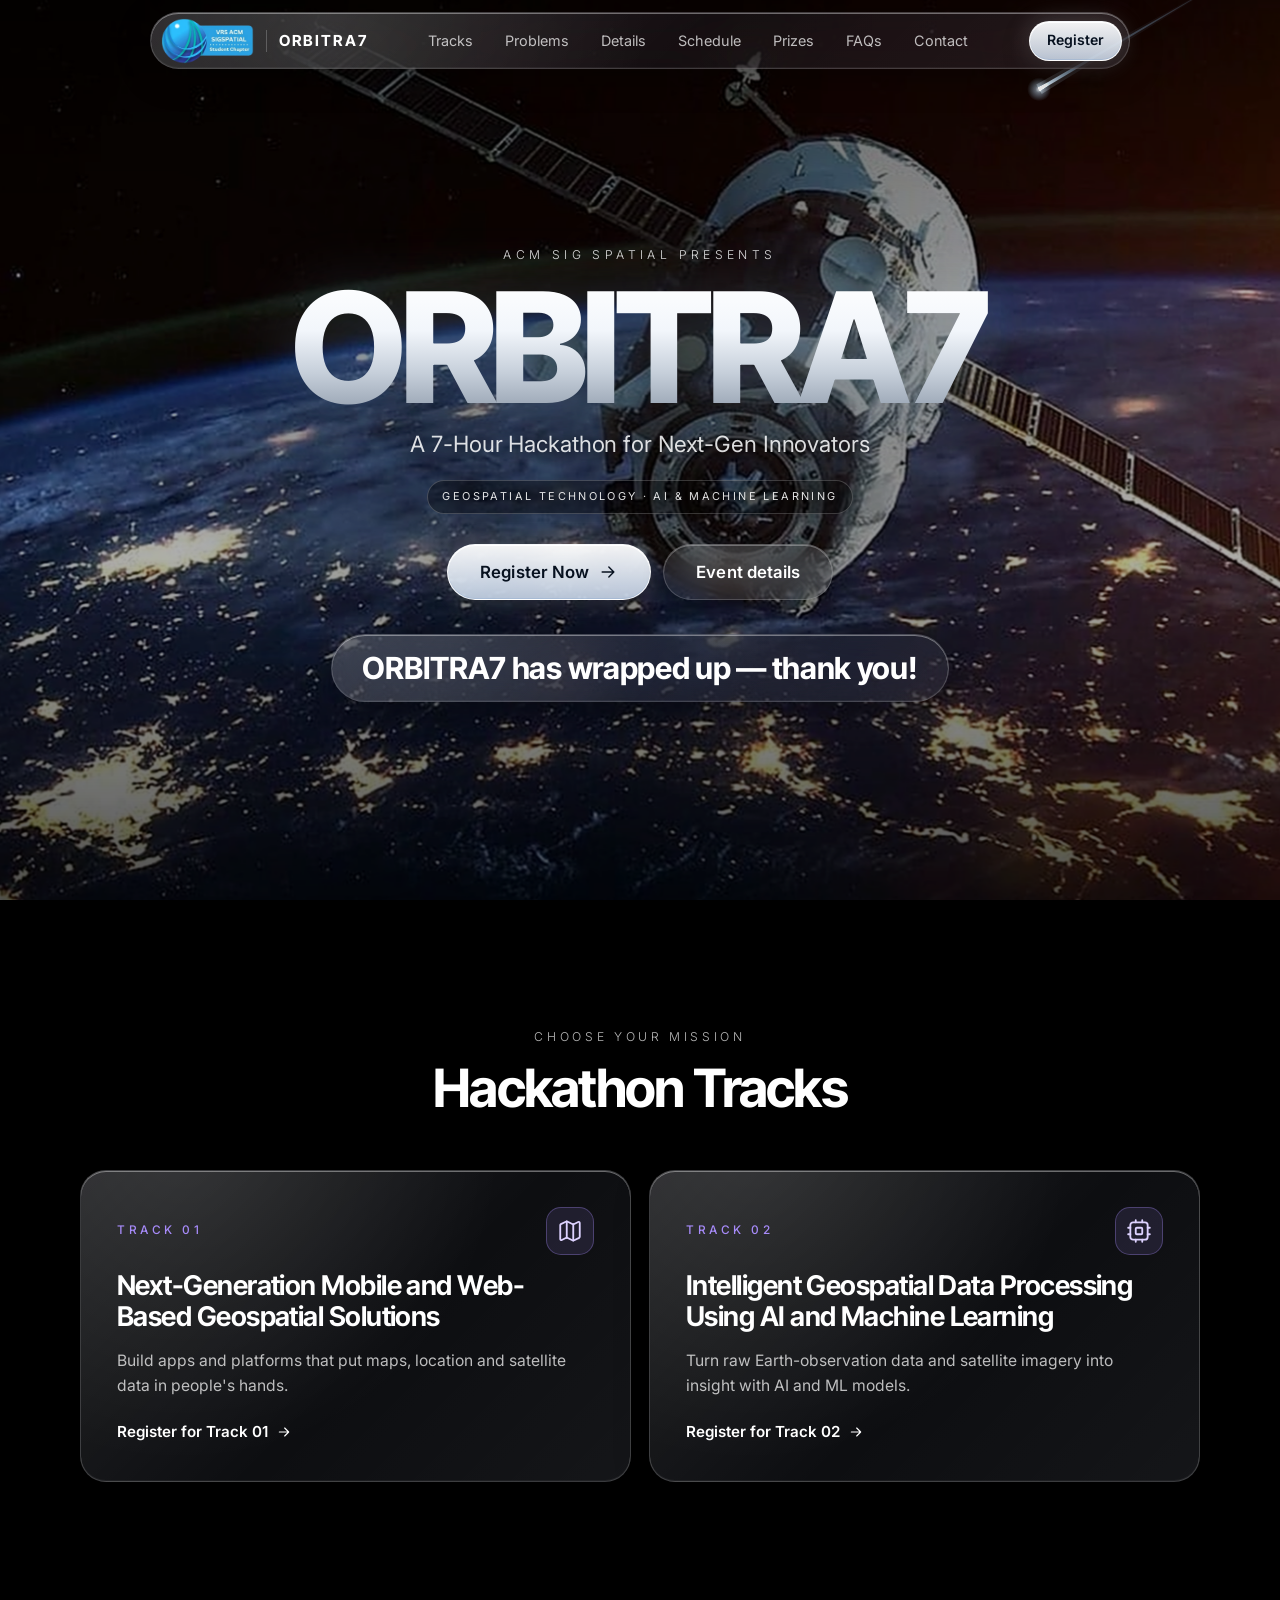
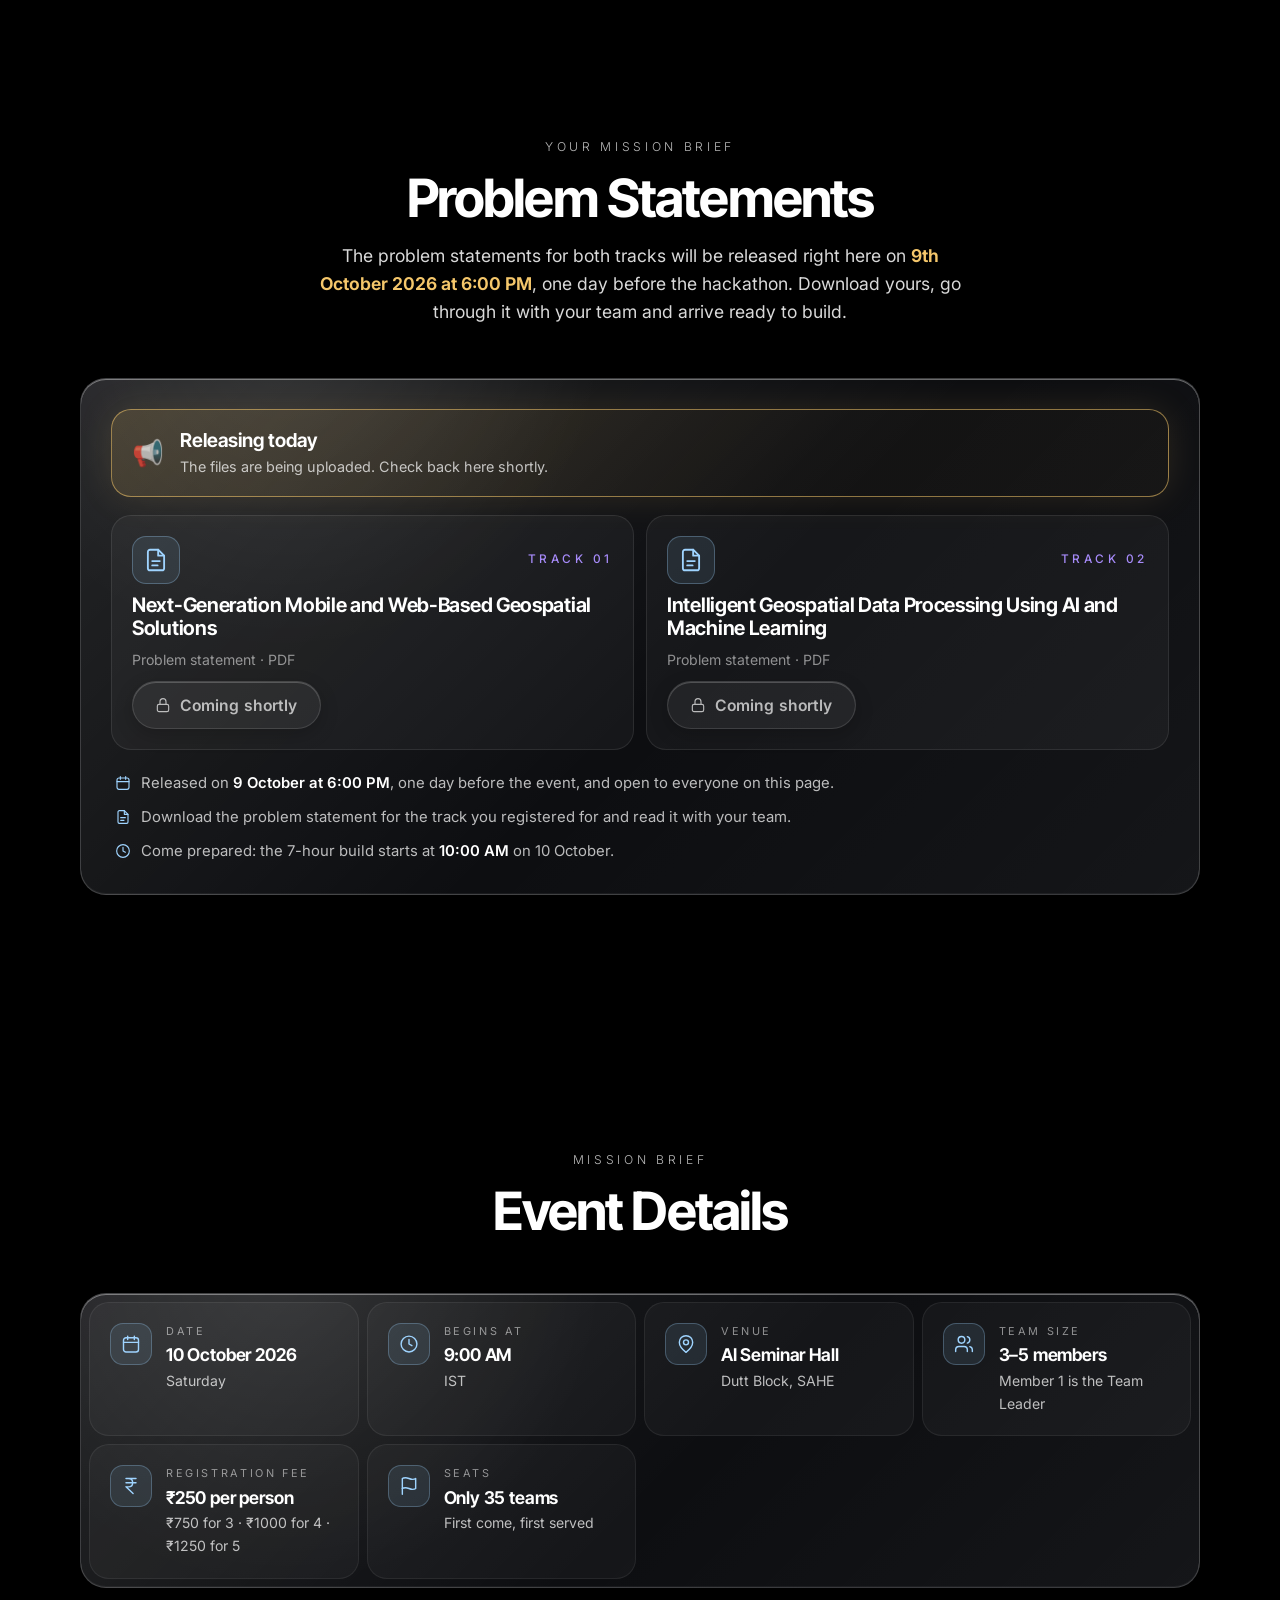
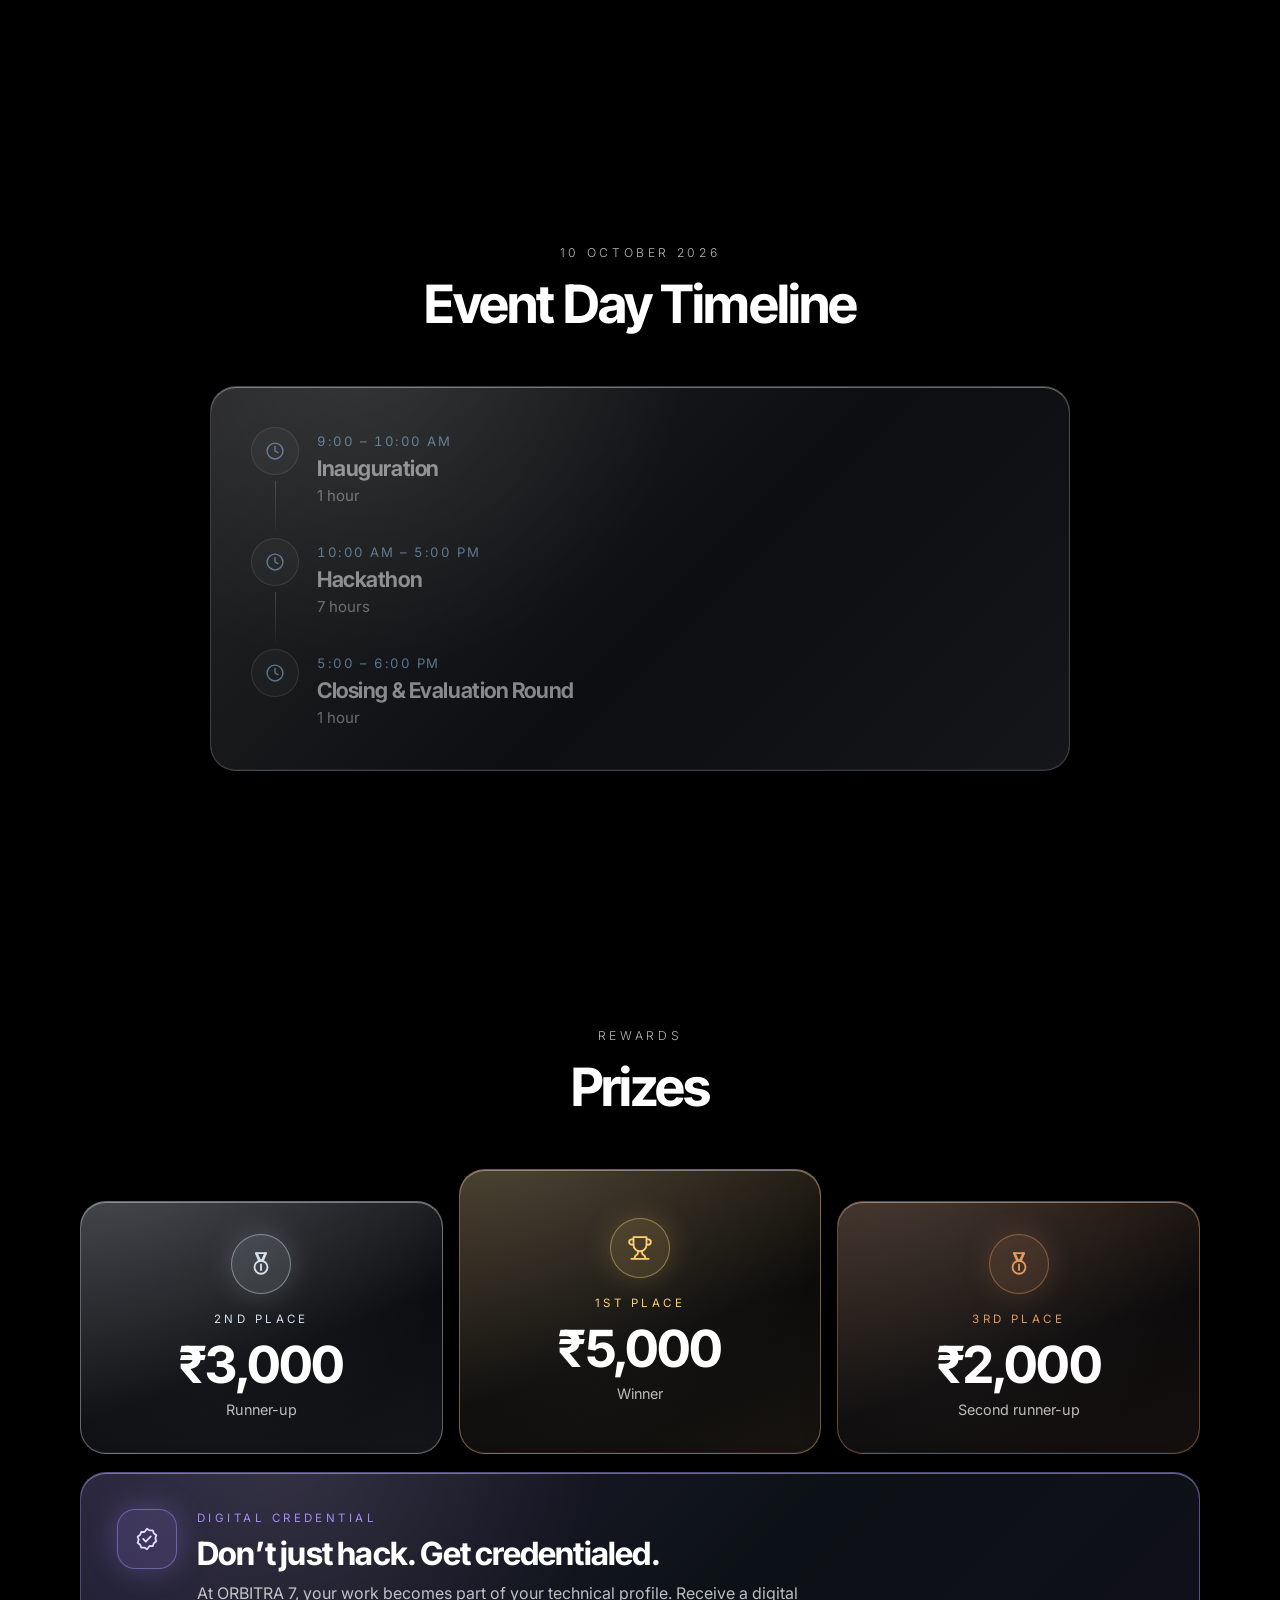
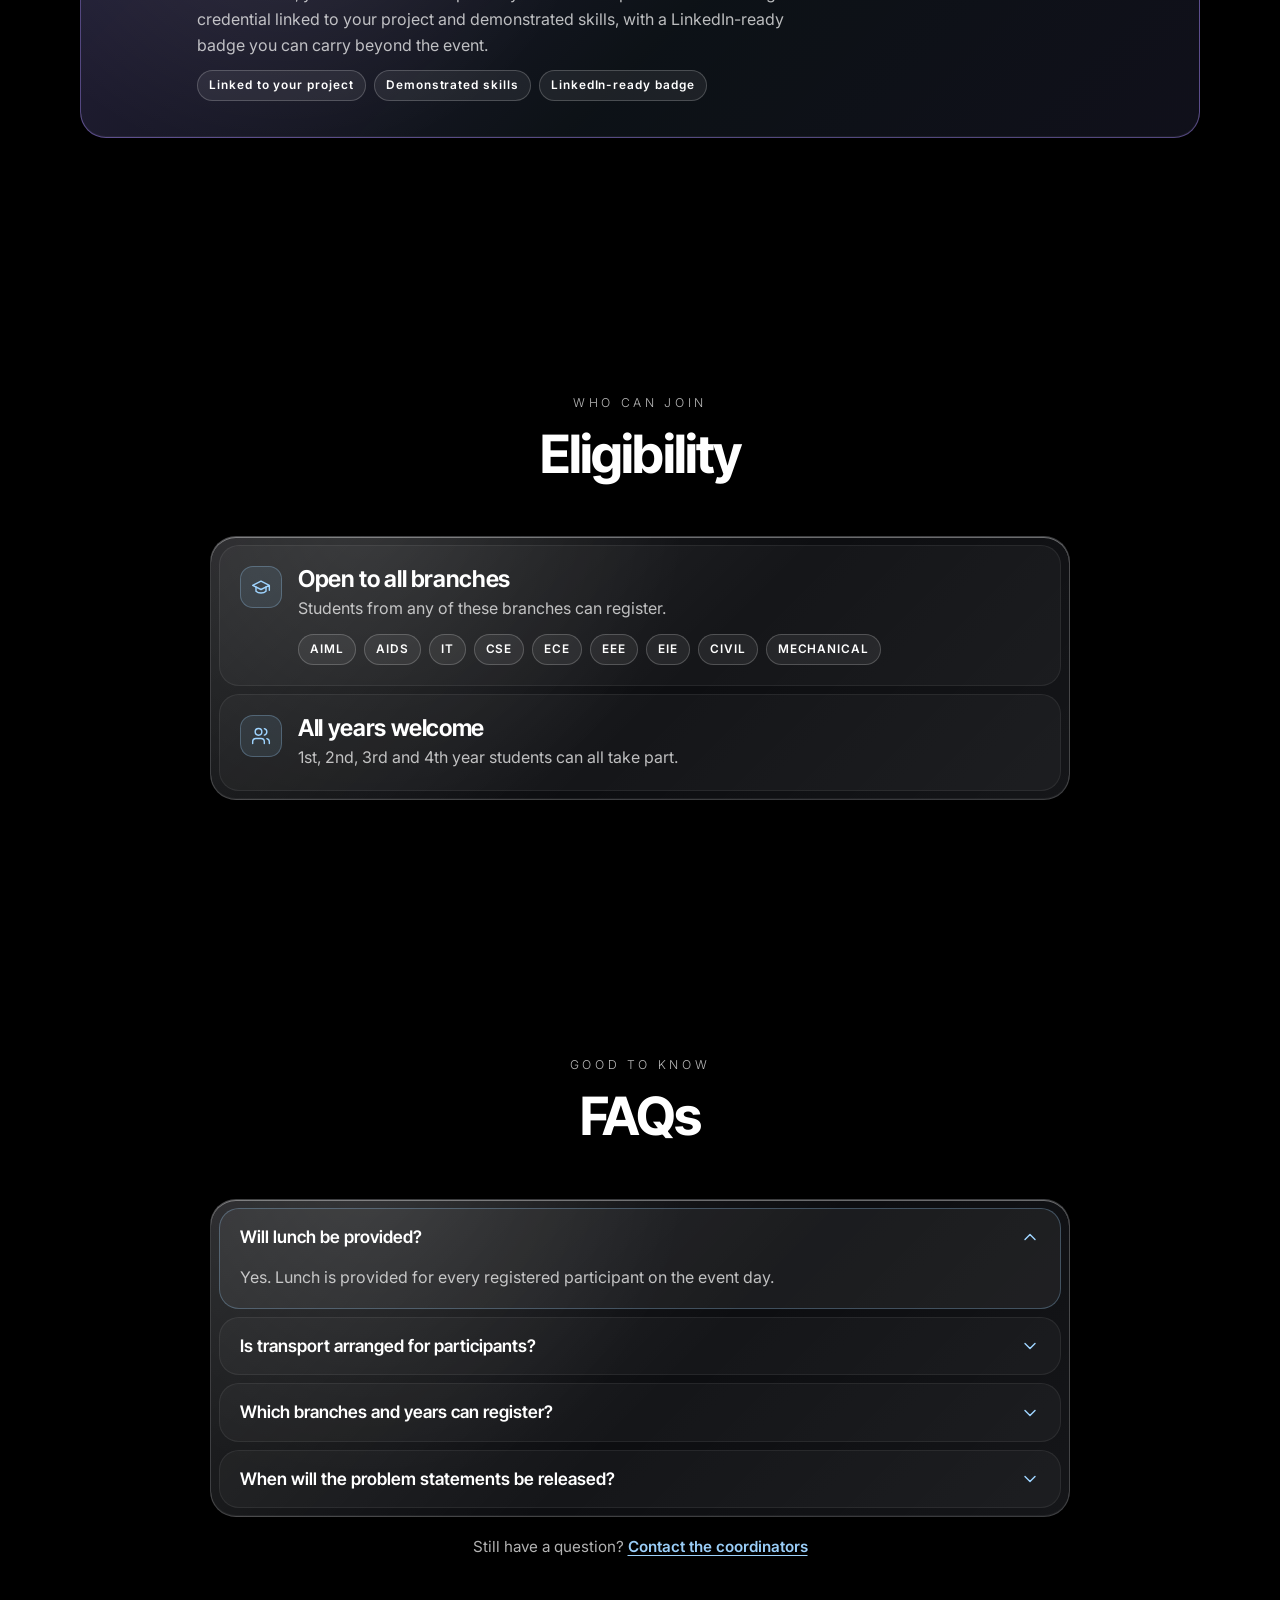
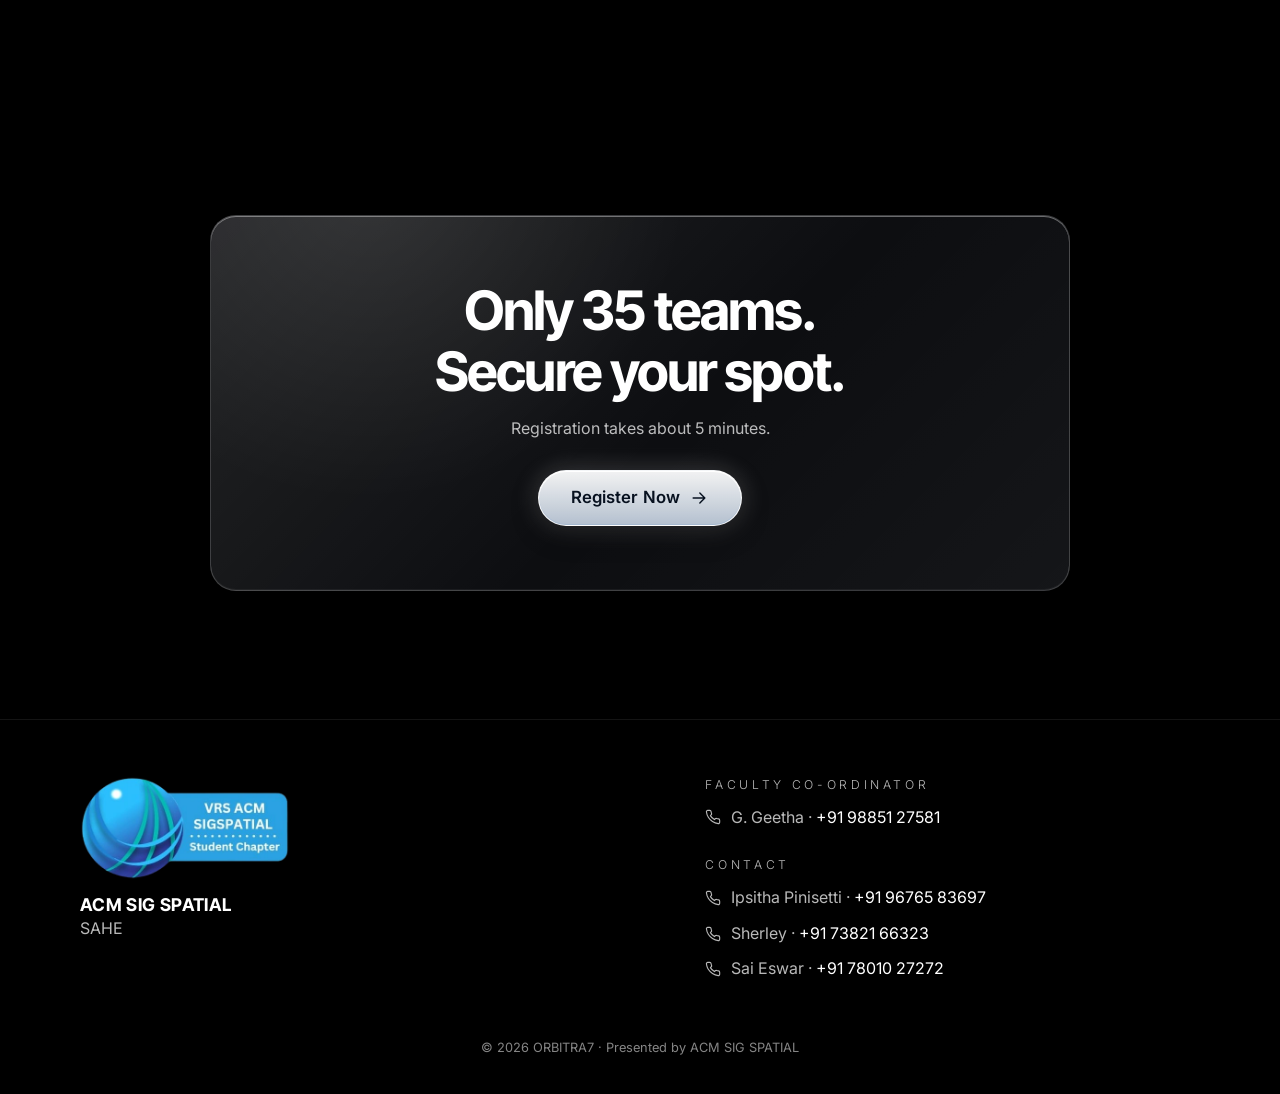
<file: index.html>
<!doctype html>
<html lang="en">
<head>
  <meta charset="utf-8">
  <meta name="viewport" content="width=device-width, initial-scale=1, viewport-fit=cover">
  <title>ORBITRA7 · 7-Hour Geospatial Hackathon</title>
  <meta name="description" content="ORBITRA7 — a 7-hour hackathon on geospatial technology and AI &amp; machine learning, presented by ACM SIG SPATIAL. 10 October 2026 · AI Seminar Hall, Dutt Block, SAHE. Only 35 teams.">
  <meta name="theme-color" content="#000000">
  <meta property="og:title" content="ORBITRA7 · 7-Hour Geospatial Hackathon">
  <meta property="og:description" content="Geospatial Technology · AI &amp; Machine Learning. 10 October 2026. Only 35 teams — secure your spot.">
  <meta property="og:image" content="assets/img/bg-orbit.webp">
  <link rel="icon" href="data:image/svg+xml,%3Csvg xmlns='http://www.w3.org/2000/svg' viewBox='0 0 32 32'%3E%3Ccircle cx='16' cy='16' r='15' fill='%23000'/%3E%3Cellipse cx='16' cy='16' rx='12' ry='5' fill='none' stroke='%239fd4ff' stroke-width='1.6' transform='rotate(-25 16 16)'/%3E%3Ccircle cx='16' cy='16' r='5' fill='%23fff'/%3E%3C/svg%3E">

  <script>document.documentElement.classList.add('js')</script>

  <!-- BG_HOME: preload the right size so the hero paints fast -->
  <link rel="preload" as="image" type="image/avif" href="assets/img/bg-orbit.avif" media="(min-aspect-ratio: 9/10)" fetchpriority="high">
  <link rel="preload" as="image" type="image/avif" href="assets/img/bg-orbit-m.avif" media="(max-aspect-ratio: 9/10)" fetchpriority="high">

  <link rel="preconnect" href="https://fonts.googleapis.com">
  <link rel="preconnect" href="https://fonts.gstatic.com" crossorigin>
  <link rel="stylesheet" href="https://fonts.googleapis.com/css2?family=Inter+Tight:wght@500..800&family=Inter:wght@300..700&display=swap" media="print" onload="this.media='all'">
  <noscript><link rel="stylesheet" href="https://fonts.googleapis.com/css2?family=Inter+Tight:wght@500..800&family=Inter:wght@300..700&display=swap"></noscript>

  <link rel="stylesheet" href="assets/css/style.css?v=2026-10-08c">
  <link rel="prefetch" href="register.html">

  <script src="assets/js/config.js?v=2026-10-08c" defer></script>
  <script src="assets/js/common.js?v=2026-10-08c" defer></script>
  <script src="assets/js/home.js?v=2026-10-08c" defer></script>
</head>
<body>
  <svg width="0" height="0" style="position:absolute" aria-hidden="true">
    <symbol id="i-arrow" viewBox="0 0 24 24"><path d="M5 12h14M13 6l6 6-6 6"/></symbol>
    <symbol id="i-calendar" viewBox="0 0 24 24"><rect x="3" y="4.5" width="18" height="17" rx="3"/><path d="M16 2.5v4M8 2.5v4M3 10h18"/></symbol>
    <symbol id="i-clock" viewBox="0 0 24 24"><circle cx="12" cy="12" r="9.5"/><path d="M12 6.5V12l3.5 2"/></symbol>
    <symbol id="i-pin" viewBox="0 0 24 24"><path d="M20 10c0 6-8 12-8 12S4 16 4 10a8 8 0 0 1 16 0Z"/><circle cx="12" cy="10" r="3"/></symbol>
    <symbol id="i-users" viewBox="0 0 24 24"><path d="M16 21v-2a4 4 0 0 0-4-4H6a4 4 0 0 0-4 4v2"/><circle cx="9" cy="7" r="4"/><path d="M22 21v-2a4 4 0 0 0-3-3.87M16 3.13a4 4 0 0 1 0 7.75"/></symbol>
    <symbol id="i-rupee" viewBox="0 0 24 24"><path d="M6 3h12M6 8h12M6 13l8.5 8M6 13h3M9 13c6.67 0 6.67-10 0-10"/></symbol>
    <symbol id="i-flag" viewBox="0 0 24 24"><path d="M4 15s1-1 4-1 5 2 8 2 4-1 4-1V3s-1 1-4 1-5-2-8-2-4 1-4 1z"/><path d="M4 22v-7"/></symbol>
    <symbol id="i-map" viewBox="0 0 24 24"><path d="M14.1 5.55a2 2 0 0 0 1.8 0l3.65-1.83A1 1 0 0 1 21 4.62v12.76a1 1 0 0 1-.55.9l-4.55 2.27a2 2 0 0 1-1.8 0l-4.2-2.1a2 2 0 0 0-1.8 0l-3.65 1.83A1 1 0 0 1 3 19.38V6.62a1 1 0 0 1 .55-.9L8.1 3.45a2 2 0 0 1 1.8 0z"/><path d="M15 5.76v15M9 3.24v15"/></symbol>
    <symbol id="i-cpu" viewBox="0 0 24 24"><rect x="4" y="4" width="16" height="16" rx="2.5"/><rect x="9" y="9" width="6" height="6" rx="1"/><path d="M15 2v2M15 20v2M2 15h2M2 9h2M20 15h2M20 9h2M9 2v2M9 20v2"/></symbol>
    <symbol id="i-trophy" viewBox="0 0 24 24"><path d="M6 9H4.5a2.5 2.5 0 0 1 0-5H6M18 9h1.5a2.5 2.5 0 0 0 0-5H18M4 22h16M10 14.66V17c0 .55-.47.98-.97 1.21C7.85 18.75 7 20.24 7 22M14 14.66V17c0 .55.47.98.97 1.21C16.15 18.75 17 20.24 17 22M18 2H6v7a6 6 0 0 0 12 0V2Z"/></symbol>
    <symbol id="i-badge" viewBox="0 0 24 24"><path d="M12 2.5l2.4 1.6 2.9-.1 1 2.7 2.3 1.8-.9 2.8.9 2.8-2.3 1.8-1 2.7-2.9-.1L12 21.5l-2.4-1.6-2.9.1-1-2.7-2.3-1.8.9-2.8-.9-2.8 2.3-1.8 1-2.7 2.9.1z"/><path d="m8.5 12 2.4 2.4 4.6-4.8"/></symbol>
    <symbol id="i-medal" viewBox="0 0 24 24"><path d="M7.2 2h9.6L14 8.5h-4z"/><path d="M8 2l3 6.5M16 2l-3 6.5"/><circle cx="12" cy="15" r="6"/><path d="M12 12.5v5"/></symbol>
    <symbol id="i-cap" viewBox="0 0 24 24"><path d="M22 10v6M2 10l10-5 10 5-10 5z"/><path d="M6 12v5c3 3 9 3 12 0v-5"/></symbol>
    <symbol id="i-chevron" viewBox="0 0 24 24"><path d="m6 9 6 6 6-6"/></symbol>
    <symbol id="i-file" viewBox="0 0 24 24"><path d="M14 2.5H6.5a2 2 0 0 0-2 2v15a2 2 0 0 0 2 2h11a2 2 0 0 0 2-2V8z"/><path d="M14 2.5V8h5.5M8.5 13h7M8.5 17h5"/></symbol>
    <symbol id="i-download" viewBox="0 0 24 24"><path d="M21 15v4a2 2 0 0 1-2 2H5a2 2 0 0 1-2-2v-4M7 10l5 5 5-5M12 15V3"/></symbol>
    <symbol id="i-lock" viewBox="0 0 24 24"><rect x="3.5" y="11" width="17" height="11" rx="2.5"/><path d="M7.5 11V7a4.5 4.5 0 0 1 9 0v4"/></symbol>
    <symbol id="i-phone" viewBox="0 0 24 24"><path d="M22 16.92v3a2 2 0 0 1-2.18 2 19.8 19.8 0 0 1-8.63-3.07 19.5 19.5 0 0 1-6-6A19.8 19.8 0 0 1 2.12 4.18 2 2 0 0 1 4.11 2h3a2 2 0 0 1 2 1.72c.13.96.36 1.9.7 2.81a2 2 0 0 1-.45 2.11L8.09 9.91a16 16 0 0 0 6 6l1.27-1.27a2 2 0 0 1 2.11-.45c.91.34 1.85.57 2.81.7A2 2 0 0 1 22 16.92z"/></symbol>
  </svg>

  <!-- Background: BG_HOME (spacecraft in orbit) with Ken Burns + parallax, comets on a canvas above it -->
  <div class="bg bg--home" aria-hidden="true">
    <div class="bg__move" id="bg-move">
      <picture>
        <source type="image/avif" media="(max-aspect-ratio: 9/10)" srcset="assets/img/bg-orbit-m.avif">
        <source type="image/webp" media="(max-aspect-ratio: 9/10)" srcset="assets/img/bg-orbit-m.webp">
        <source type="image/avif" srcset="assets/img/bg-orbit.avif">
        <img class="bg__img" src="assets/img/bg-orbit.webp" alt="" width="1920" height="1003" fetchpriority="high" decoding="async" onload="this.classList.add('is-loaded')">
      </picture>
    </div>
    <div class="bg__shade"></div>
    <div class="bg__dim" id="bg-dim"></div>
  </div>
  <canvas class="fx" id="comets" aria-hidden="true"></canvas>

  <!-- Floating glass navbar -->
  <header class="nav" id="nav">
    <nav class="nav__inner glass" aria-label="Main">
      <a class="nav__brand" href="#top" aria-label="ORBITRA7 — back to top">
        <img class="brand-logo" src="assets/img/vrs-acm-sigspatial.webp" alt="VRS ACM SIGSPATIAL Student Chapter" width="456" height="226" decoding="async">
        <span class="nav__divider" aria-hidden="true"></span>
        <span class="nav__word">ORBITRA7</span>
      </a>
      <ul class="nav__links">
        <li><a href="#tracks">Tracks</a></li>
        <li><a href="#problems">Problems</a></li>
        <li><a href="#details">Details</a></li>
        <li><a href="#timeline">Schedule</a></li>
        <li><a href="#prizes">Prizes</a></li>
        <li><a href="#faq">FAQs</a></li>
        <li><a href="#contact">Contact</a></li>
      </ul>
      <div class="nav__actions">
        <a class="nav__call" href="#contact" aria-label="Contact us" title="Contact us"><svg class="icon" aria-hidden="true"><use href="#i-phone"/></svg></a>
        <a class="btn btn--primary btn--sm" href="register.html" data-register data-transition data-closed-label="Closed"><span data-label>Register</span></a>
      </div>
    </nav>
  </header>

  <main>
    <!-- Hero -->
    <section class="hero" id="top">
      <div class="hero__inner">
        <p class="eyebrow reveal">ACM SIG SPATIAL presents</p>
        <h1 class="title reveal" style="--d:.08s">ORBITRA7</h1>
        <p class="hero__sub reveal" style="--d:.16s">A 7-Hour Hackathon for Next-Gen Innovators</p>
        <p class="tag reveal" style="--d:.22s"><span class="chip"><span class="nowrap">Geospatial Technology ·</span> <span class="nowrap">AI &amp; Machine Learning</span></span></p>

        <div class="hero__actions reveal" style="--d:.3s">
          <a class="btn btn--primary btn--lg" href="register.html" data-register data-transition data-closed-label="Registrations Closed">
            <span data-label>Register Now</span>
            <svg class="icon" aria-hidden="true"><use href="#i-arrow"/></svg>
          </a>
          <a class="btn btn--lg" href="#details">Event details</a>
        </div>

        <div class="countdown-wrap reveal" style="--d:.38s">
          <p class="countdown-cap" id="countdown-cap">Starts 10 Oct 2026 · 9:00 AM IST</p>
          <div class="countdown glass" id="countdown" role="timer" aria-label="Countdown to ORBITRA7, 10 October 2026, 9:00 AM IST">
            <div class="cd__cell"><span class="cd__num" data-unit="d">00</span><span class="cd__label">Days</span></div>
            <span class="cd__sep" aria-hidden="true">:</span>
            <div class="cd__cell"><span class="cd__num" data-unit="h">00</span><span class="cd__label">Hours</span></div>
            <span class="cd__sep" aria-hidden="true">:</span>
            <div class="cd__cell"><span class="cd__num" data-unit="m">00</span><span class="cd__label">Minutes</span></div>
            <span class="cd__sep" aria-hidden="true">:</span>
            <div class="cd__cell"><span class="cd__num" data-unit="s">00</span><span class="cd__label">Seconds</span></div>
          </div>
          <p class="cd__live glass" id="countdown-live" role="status" hidden><span class="pulse" aria-hidden="true"></span><span data-label>Hackathon is Live!</span></p>
        </div>
      </div>
    </section>

    <!-- Tracks -->
    <section class="section" id="tracks" aria-labelledby="tracks-title">
      <div class="wrap">
        <header class="section__head reveal">
          <p class="eyebrow">Choose your mission</p>
          <h2 class="h2" id="tracks-title">Hackathon Tracks</h2>
        </header>
        <div class="tracks">
          <a class="track glass lift reveal" href="register.html?track=1" data-register data-transition data-sheen>
            <div class="track__top">
              <span class="track__num">Track 01</span>
              <span class="track__icon"><svg class="icon icon--lg" aria-hidden="true"><use href="#i-map"/></svg></span>
            </div>
            <h3 class="track__title">Next-Generation Mobile and Web-Based Geospatial Solutions</h3>
            <p class="track__desc">Build apps and platforms that put maps, location and satellite data in people's hands.</p>
            <span class="track__cta"><span data-label>Register for Track 01</span><svg class="icon icon--sm" aria-hidden="true"><use href="#i-arrow"/></svg></span>
          </a>
          <a class="track glass lift reveal" style="--d:.08s" href="register.html?track=2" data-register data-transition data-sheen>
            <div class="track__top">
              <span class="track__num">Track 02</span>
              <span class="track__icon"><svg class="icon icon--lg" aria-hidden="true"><use href="#i-cpu"/></svg></span>
            </div>
            <h3 class="track__title">Intelligent Geospatial Data Processing Using AI and Machine Learning</h3>
            <p class="track__desc">Turn raw Earth-observation data and satellite imagery into insight with AI and ML models.</p>
            <span class="track__cta"><span data-label>Register for Track 02</span><svg class="icon icon--sm" aria-hidden="true"><use href="#i-arrow"/></svg></span>
          </a>
        </div>
      </div>
    </section>

    <!-- Problem statements -->
    <section class="section" id="problems" aria-labelledby="ps-title">
      <div class="wrap">
        <header class="section__head reveal">
          <p class="eyebrow">Your mission brief</p>
          <h2 class="h2" id="ps-title">Problem Statements</h2>
          <p class="section__lead">The problem statements for both tracks will be released right here on <strong>9th October 2026 at 6:00 PM</strong>, one day before the hackathon. Download yours, go through it with your team and arrive ready to build.</p>
        </header>
        <div class="ps glass reveal" data-sheen>
          <div class="ps__status" id="ps-status" role="status">
            <span class="ps__status-icon" aria-hidden="true">📢</span>
            <div>
              <p class="ps__status-title" id="ps-status-title">Releasing on 9th October 2026, 6:00 PM</p>
              <p class="ps__status-sub" id="ps-status-sub">The download buttons below unlock here automatically.</p>
            </div>
            <span class="chip ps__countdown" id="ps-countdown" hidden></span>
          </div>
          <div class="ps__grid">
          <article class="ps__card" data-ps-track="1">
            <div class="ps__card-top">
              <span class="ps__file"><svg class="icon icon--lg" aria-hidden="true"><use href="#i-file"/></svg></span>
              <span class="track__num">Track 01</span>
            </div>
            <h3 class="ps__title">Next-Generation Mobile and Web-Based Geospatial Solutions</h3>
            <p class="ps__meta" data-ps-meta>Problem statement · PDF</p>
            <span class="btn ps__btn is-locked" data-ps-btn aria-disabled="true"><svg class="icon icon--sm" aria-hidden="true"><use href="#i-lock"/></svg><span data-label>Unlocks 9 Oct, 6 PM</span></span>
          </article>
          <article class="ps__card" data-ps-track="2">
            <div class="ps__card-top">
              <span class="ps__file"><svg class="icon icon--lg" aria-hidden="true"><use href="#i-file"/></svg></span>
              <span class="track__num">Track 02</span>
            </div>
            <h3 class="ps__title">Intelligent Geospatial Data Processing Using AI and Machine Learning</h3>
            <p class="ps__meta" data-ps-meta>Problem statement · PDF</p>
            <span class="btn ps__btn is-locked" data-ps-btn aria-disabled="true"><svg class="icon icon--sm" aria-hidden="true"><use href="#i-lock"/></svg><span data-label>Unlocks 9 Oct, 6 PM</span></span>
          </article>
          </div>
          <ul class="ps__notes">
            <li><svg class="icon icon--sm" aria-hidden="true"><use href="#i-calendar"/></svg><span>Released on <strong>9 October at 6:00 PM</strong>, one day before the event, and open to everyone on this page.</span></li>
            <li><svg class="icon icon--sm" aria-hidden="true"><use href="#i-file"/></svg><span>Download the problem statement for the track you registered for and read it with your team.</span></li>
            <li><svg class="icon icon--sm" aria-hidden="true"><use href="#i-clock"/></svg><span>Come prepared: the 7-hour build starts at <strong>10:00 AM</strong> on 10 October.</span></li>
          </ul>
        </div>
      </div>
    </section>

    <!-- Event details -->
    <section class="section" id="details" aria-labelledby="details-title">
      <div class="wrap">
        <header class="section__head reveal">
          <p class="eyebrow">Mission brief</p>
          <h2 class="h2" id="details-title">Event Details</h2>
        </header>
        <div class="details glass reveal" data-sheen>
          <div class="detail">
            <span class="badge"><svg class="icon" aria-hidden="true"><use href="#i-calendar"/></svg></span>
            <div><p class="detail__label">Date</p><p class="detail__value">10 October 2026</p><p class="detail__sub">Saturday</p></div>
          </div>
          <div class="detail">
            <span class="badge"><svg class="icon" aria-hidden="true"><use href="#i-clock"/></svg></span>
            <div><p class="detail__label">Begins at</p><p class="detail__value">9:00 AM</p><p class="detail__sub">IST</p></div>
          </div>
          <div class="detail">
            <span class="badge"><svg class="icon" aria-hidden="true"><use href="#i-pin"/></svg></span>
            <div><p class="detail__label">Venue</p><p class="detail__value">AI Seminar Hall</p><p class="detail__sub">Dutt Block, SAHE</p></div>
          </div>
          <div class="detail">
            <span class="badge"><svg class="icon" aria-hidden="true"><use href="#i-users"/></svg></span>
            <div><p class="detail__label">Team size</p><p class="detail__value">3–5 members</p><p class="detail__sub">Member 1 is the Team Leader</p></div>
          </div>
          <div class="detail">
            <span class="badge"><svg class="icon" aria-hidden="true"><use href="#i-rupee"/></svg></span>
            <div><p class="detail__label">Registration fee</p><p class="detail__value">₹250 per person</p><p class="detail__sub">₹750 for 3 · ₹1000 for 4 · ₹1250 for 5</p></div>
          </div>
          <div class="detail">
            <span class="badge"><svg class="icon" aria-hidden="true"><use href="#i-flag"/></svg></span>
            <div><p class="detail__label">Seats</p><p class="detail__value">Only 35 teams</p><p class="detail__sub">First come, first served</p></div>
          </div>
        </div>
      </div>
    </section>

    <!-- Timeline -->
    <section class="section" id="timeline" aria-labelledby="timeline-title">
      <div class="wrap wrap--narrow">
        <header class="section__head reveal">
          <p class="eyebrow">10 October 2026</p>
          <h2 class="h2" id="timeline-title">Event Day Timeline</h2>
        </header>
        <ol class="tl glass reveal">
          <li class="tl__item" data-start="2026-10-10T09:00:00+05:30" data-end="2026-10-10T10:00:00+05:30">
            <span class="tl__dot"><svg class="icon" aria-hidden="true"><use href="#i-clock"/></svg></span>
            <div>
              <p class="tl__time">9:00 – 10:00 AM</p>
              <h3 class="tl__title">Inauguration <span class="chip chip--live"><span class="pulse" aria-hidden="true"></span>Live now</span></h3>
              <p class="tl__meta">1 hour</p>
            </div>
          </li>
          <li class="tl__item" data-start="2026-10-10T10:00:00+05:30" data-end="2026-10-10T17:00:00+05:30">
            <span class="tl__dot"><svg class="icon" aria-hidden="true"><use href="#i-clock"/></svg></span>
            <div>
              <p class="tl__time">10:00 AM – 5:00 PM</p>
              <h3 class="tl__title">Hackathon <span class="chip chip--live"><span class="pulse" aria-hidden="true"></span>Live now</span></h3>
              <p class="tl__meta">7 hours</p>
            </div>
          </li>
          <li class="tl__item" data-start="2026-10-10T17:00:00+05:30" data-end="2026-10-10T18:00:00+05:30">
            <span class="tl__dot"><svg class="icon" aria-hidden="true"><use href="#i-clock"/></svg></span>
            <div>
              <p class="tl__time">5:00 – 6:00 PM</p>
              <h3 class="tl__title">Closing &amp; Evaluation Round <span class="chip chip--live"><span class="pulse" aria-hidden="true"></span>Live now</span></h3>
              <p class="tl__meta">1 hour</p>
            </div>
          </li>
        </ol>
      </div>
    </section>

    <!-- Prizes -->
    <section class="section" id="prizes" aria-labelledby="prizes-title">
      <div class="wrap">
        <header class="section__head reveal">
          <p class="eyebrow">Rewards</p>
          <h2 class="h2" id="prizes-title">Prizes</h2>
        </header>
        <div class="prizes">
          <article class="prize prize--gold glass lift reveal" data-sheen>
            <span class="prize__icon"><svg class="icon icon--lg" aria-hidden="true"><use href="#i-trophy"/></svg></span>
            <p class="prize__rank">1st Place</p>
            <p class="prize__amt">₹5,000</p>
            <p class="prize__label">Winner</p>
          </article>
          <article class="prize prize--silver glass lift reveal" style="--d:.08s" data-sheen>
            <span class="prize__icon"><svg class="icon icon--lg" aria-hidden="true"><use href="#i-medal"/></svg></span>
            <p class="prize__rank">2nd Place</p>
            <p class="prize__amt">₹3,000</p>
            <p class="prize__label">Runner-up</p>
          </article>
          <article class="prize prize--bronze glass lift reveal" style="--d:.16s" data-sheen>
            <span class="prize__icon"><svg class="icon icon--lg" aria-hidden="true"><use href="#i-medal"/></svg></span>
            <p class="prize__rank">3rd Place</p>
            <p class="prize__amt">₹2,000</p>
            <p class="prize__label">Second runner-up</p>
          </article>
        </div>

        <article class="cred glass lift reveal" data-sheen>
          <span class="cred__icon"><svg class="icon icon--lg" aria-hidden="true"><use href="#i-badge"/></svg></span>
          <div class="cred__body">
            <p class="cred__tag">Digital credential</p>
            <h3 class="cred__title">Don’t just hack. Get credentialed.</h3>
            <p>At ORBITRA 7, your work becomes part of your technical profile. Receive a digital credential linked to your project and demonstrated skills, with a LinkedIn-ready badge you can carry beyond the event.</p>
            <div class="chips">
              <span class="chip">Linked to your project</span>
              <span class="chip">Demonstrated skills</span>
              <span class="chip">LinkedIn-ready badge</span>
            </div>
          </div>
        </article>
      </div>
    </section>

    <!-- Eligibility -->
    <section class="section" id="eligibility" aria-labelledby="elig-title">
      <div class="wrap wrap--narrow">
        <header class="section__head reveal">
          <p class="eyebrow">Who can join</p>
          <h2 class="h2" id="elig-title">Eligibility</h2>
        </header>
        <div class="elig glass reveal" data-sheen>
          <div class="elig__row">
            <span class="badge"><svg class="icon" aria-hidden="true"><use href="#i-cap"/></svg></span>
            <div>
              <h3 class="h3">Open to all branches</h3>
              <p>Students from any of these branches can register.</p>
              <div class="chips"><span class="chip">AIML</span><span class="chip">AIDS</span><span class="chip">IT</span><span class="chip">CSE</span><span class="chip">ECE</span><span class="chip">EEE</span><span class="chip">EIE</span><span class="chip">CIVIL</span><span class="chip">MECHANICAL</span></div>
            </div>
          </div>
          <div class="elig__row">
            <span class="badge"><svg class="icon" aria-hidden="true"><use href="#i-users"/></svg></span>
            <div>
              <h3 class="h3">All years welcome</h3>
              <p>1st, 2nd, 3rd and 4th year students can all take part.</p>
            </div>
          </div>
        </div>
      </div>
    </section>

    <!-- FAQs -->
    <section class="section" id="faq" aria-labelledby="faq-title">
      <div class="wrap wrap--narrow">
        <header class="section__head reveal">
          <p class="eyebrow">Good to know</p>
          <h2 class="h2" id="faq-title">FAQs</h2>
        </header>
        <div class="faq glass reveal" data-sheen>
          <details class="faq__item" open>
            <summary class="faq__q"><span>Will lunch be provided?</span><svg class="icon faq__chev" aria-hidden="true"><use href="#i-chevron"/></svg></summary>
            <p class="faq__a">Yes. Lunch is provided for every registered participant on the event day.</p>
          </details>
          <details class="faq__item">
            <summary class="faq__q"><span>Is transport arranged for participants?</span><svg class="icon faq__chev" aria-hidden="true"><use href="#i-chevron"/></svg></summary>
            <p class="faq__a">No. Participants need to manage their own travel to and from the venue — the AI Seminar Hall, Dutt Block, SAHE. Plan to arrive before 9:00 AM so you don't miss the inauguration.</p>
          </details>
          <details class="faq__item">
            <summary class="faq__q"><span>Which branches and years can register?</span><svg class="icon faq__chev" aria-hidden="true"><use href="#i-chevron"/></svg></summary>
            <p class="faq__a">ORBITRA7 is open to students of all years (1st to 4th) from AIML, AIDS, IT, CSE, ECE, EEE, EIE, CIVIL and MECHANICAL.</p>
          </details>
          <details class="faq__item">
            <summary class="faq__q"><span>When will the problem statements be released?</span><svg class="icon faq__chev" aria-hidden="true"><use href="#i-chevron"/></svg></summary>
            <p class="faq__a">Problem statements will be revealed on 9th October 2026 at 6:00 PM, one day before the event, and will be publicly accessible right here on this website in the <a href="#problems">Problem Statements</a> section. Registered teams will also be notified in the official WhatsApp group.</p>
          </details>
        </div>
        <p class="faq__more reveal">Still have a question? <a href="#contact">Contact the coordinators</a></p>
      </div>
    </section>

    <!-- Final CTA -->
    <section class="section" aria-labelledby="cta-title">
      <div class="wrap wrap--narrow">
        <div class="cta glass reveal" data-sheen>
          <h2 class="h2" id="cta-title">Only 35 teams.<br>Secure your spot.</h2>
          <p id="cta-left">Registration takes about 5 minutes.</p>
          <a class="btn btn--primary btn--lg" href="register.html" data-register data-transition data-closed-label="Registrations Closed">
            <span data-label>Register Now</span>
            <svg class="icon" aria-hidden="true"><use href="#i-arrow"/></svg>
          </a>
        </div>
      </div>
    </section>
  </main>

  <footer class="footer">
    <div class="wrap">
      <div class="footer__grid">
        <div>
          <img class="brand-logo brand-logo--lg" src="assets/img/vrs-acm-sigspatial.webp" alt="VRS ACM SIGSPATIAL Student Chapter" width="456" height="226" decoding="async" loading="lazy">
          <p class="footer__name">ACM SIG SPATIAL</p>
          <!-- COLLEGE NAME: replace with the full college name -->
          <p>SAHE</p>
        </div>
        <div id="contact" class="footer__contacts">
          <p class="eyebrow">Faculty Co-ordinator</p>
          <ul class="footer__contact">
            <li><svg class="icon icon--sm" aria-hidden="true"><use href="#i-phone"/></svg><span>G. Geetha · <a href="tel:+919885127581">+91 98851 27581</a></span></li>
          </ul>
          <p class="eyebrow footer__label">Contact</p>
          <ul class="footer__contact">
            <li><svg class="icon icon--sm" aria-hidden="true"><use href="#i-phone"/></svg><span>Ipsitha Pinisetti · <a href="tel:+919676583697">+91 96765 83697</a></span></li>
            <li><svg class="icon icon--sm" aria-hidden="true"><use href="#i-phone"/></svg><span>Sherley · <a href="tel:+917382166323">+91 73821 66323</a></span></li>
            <li><svg class="icon icon--sm" aria-hidden="true"><use href="#i-phone"/></svg><span>Sai Eswar · <a href="tel:+917801027272">+91 78010 27272</a></span></li>
          </ul>
        </div>
      </div>
      <p class="footer__copy">© 2026 ORBITRA7 · Presented by ACM SIG SPATIAL</p>
    </div>
  </footer>
</body>
</html>
</file>
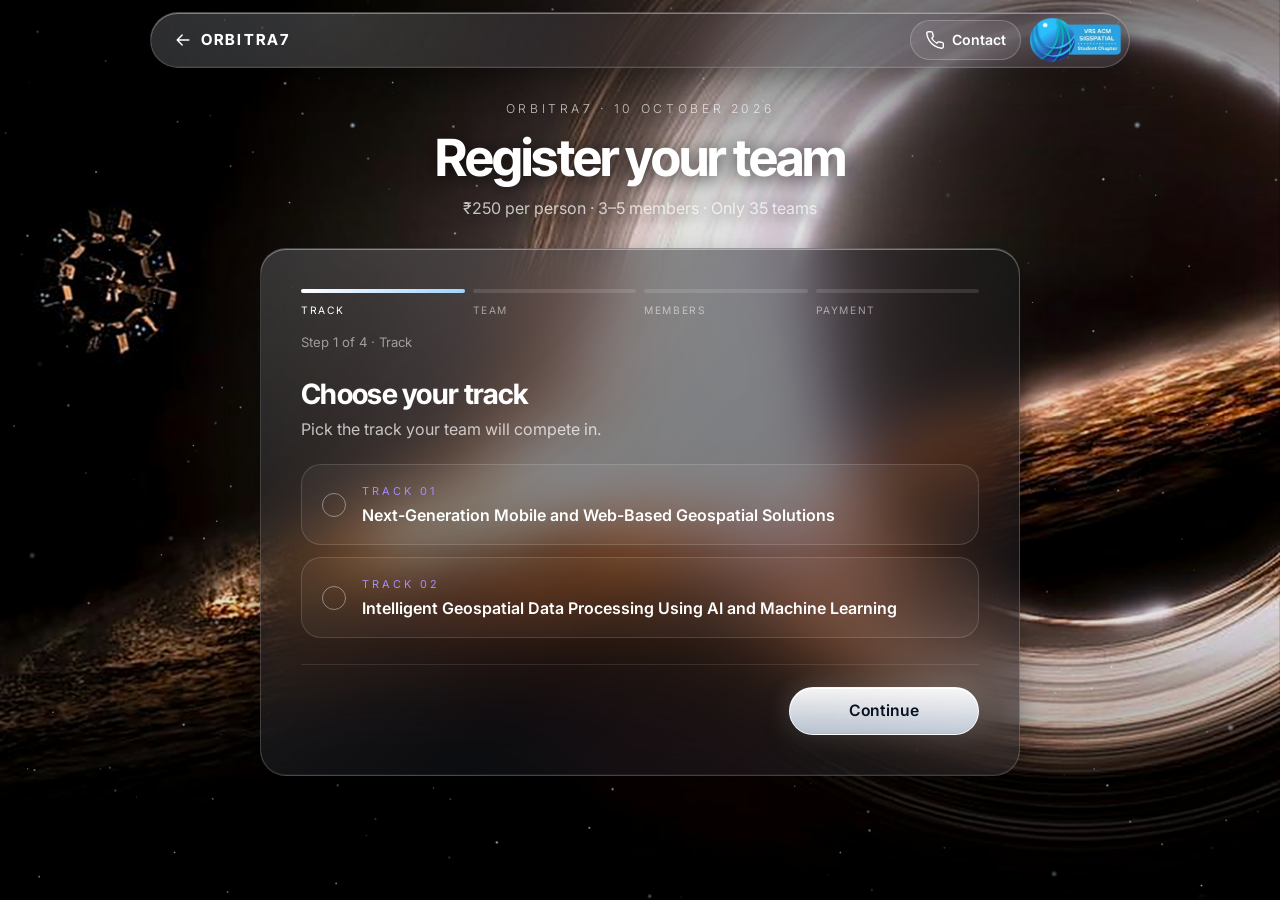
<file: register.html>
<!doctype html>
<html lang="en">
<head>
  <meta charset="utf-8">
  <meta name="viewport" content="width=device-width, initial-scale=1, viewport-fit=cover">
  <title>Register · ORBITRA7</title>
  <meta name="description" content="Register your team for ORBITRA7 — a 7-hour geospatial hackathon by ACM SIG SPATIAL. 10 October 2026. Only 35 teams.">
  <meta name="theme-color" content="#000000">
  <link rel="icon" href="data:image/svg+xml,%3Csvg xmlns='http://www.w3.org/2000/svg' viewBox='0 0 32 32'%3E%3Ccircle cx='16' cy='16' r='15' fill='%23000'/%3E%3Cellipse cx='16' cy='16' rx='12' ry='5' fill='none' stroke='%239fd4ff' stroke-width='1.6' transform='rotate(-25 16 16)'/%3E%3Ccircle cx='16' cy='16' r='5' fill='%23fff'/%3E%3C/svg%3E">

  <script>document.documentElement.classList.add('js')</script>

  <!-- BG_REGISTER (black hole) only loads on this page -->
  <link rel="preload" as="image" type="image/avif" href="assets/img/bg-blackhole.avif" media="(min-aspect-ratio: 1/1)" fetchpriority="high">
  <link rel="preload" as="image" type="image/avif" href="assets/img/bg-blackhole-m.avif" media="(max-aspect-ratio: 1/1)" fetchpriority="high">

  <link rel="preconnect" href="https://fonts.googleapis.com">
  <link rel="preconnect" href="https://fonts.gstatic.com" crossorigin>
  <link rel="stylesheet" href="https://fonts.googleapis.com/css2?family=Inter+Tight:wght@500..800&family=Inter:wght@300..700&display=swap" media="print" onload="this.media='all'">
  <noscript><link rel="stylesheet" href="https://fonts.googleapis.com/css2?family=Inter+Tight:wght@500..800&family=Inter:wght@300..700&display=swap"></noscript>

  <link rel="stylesheet" href="assets/css/style.css?v=2026-10-08c">

  <script src="assets/js/config.js?v=2026-10-08c" defer></script>
  <script src="assets/js/common.js?v=2026-10-08c" defer></script>
  <script src="assets/js/register.js?v=2026-10-08c" defer></script>
</head>
<body class="page-register">
  <svg width="0" height="0" style="position:absolute" aria-hidden="true">
    <symbol id="i-back" viewBox="0 0 24 24"><path d="M19 12H5M11 18l-6-6 6-6"/></symbol>
    <symbol id="i-phone" viewBox="0 0 24 24"><path d="M22 16.92v3a2 2 0 0 1-2.18 2 19.8 19.8 0 0 1-8.63-3.07 19.5 19.5 0 0 1-6-6A19.8 19.8 0 0 1 2.12 4.18 2 2 0 0 1 4.11 2h3a2 2 0 0 1 2 1.72c.13.96.36 1.9.7 2.81a2 2 0 0 1-.45 2.11L8.09 9.91a16 16 0 0 0 6 6l1.27-1.27a2 2 0 0 1 2.11-.45c.91.34 1.85.57 2.81.7A2 2 0 0 1 22 16.92z"/></symbol>
    <symbol id="i-arrow" viewBox="0 0 24 24"><path d="M5 12h14M13 6l6 6-6 6"/></symbol>
    <symbol id="i-map" viewBox="0 0 24 24"><path d="M14.1 5.55a2 2 0 0 0 1.8 0l3.65-1.83A1 1 0 0 1 21 4.62v12.76a1 1 0 0 1-.55.9l-4.55 2.27a2 2 0 0 1-1.8 0l-4.2-2.1a2 2 0 0 0-1.8 0l-3.65 1.83A1 1 0 0 1 3 19.38V6.62a1 1 0 0 1 .55-.9L8.1 3.45a2 2 0 0 1 1.8 0z"/><path d="M15 5.76v15M9 3.24v15"/></symbol>
    <symbol id="i-cpu" viewBox="0 0 24 24"><rect x="4" y="4" width="16" height="16" rx="2.5"/><rect x="9" y="9" width="6" height="6" rx="1"/><path d="M15 2v2M15 20v2M2 15h2M2 9h2M20 15h2M20 9h2M9 2v2M9 20v2"/></symbol>
    <symbol id="i-copy" viewBox="0 0 24 24"><rect x="9" y="9" width="13" height="13" rx="2.5"/><path d="M5 15H4a2 2 0 0 1-2-2V4a2 2 0 0 1 2-2h9a2 2 0 0 1 2 2v1"/></symbol>
    <symbol id="i-download" viewBox="0 0 24 24"><path d="M21 15v4a2 2 0 0 1-2 2H5a2 2 0 0 1-2-2v-4M7 10l5 5 5-5M12 15V3"/></symbol>
    <symbol id="i-upload" viewBox="0 0 24 24"><path d="M21 15v4a2 2 0 0 1-2 2H5a2 2 0 0 1-2-2v-4M17 8l-5-5-5 5M12 3v12"/></symbol>
    <symbol id="i-lock" viewBox="0 0 24 24"><rect x="3.5" y="11" width="17" height="11" rx="2.5"/><path d="M7.5 11V7a4.5 4.5 0 0 1 9 0v4"/></symbol>
    <symbol id="i-check" viewBox="0 0 24 24"><path d="M20 6 9 17l-5-5"/></symbol>
    <symbol id="i-x" viewBox="0 0 24 24"><path d="M18 6 6 18M6 6l12 12"/></symbol>
    <symbol id="i-alert" viewBox="0 0 24 24"><circle cx="12" cy="12" r="9.5"/><path d="M12 7.5v5M12 16.5h.01"/></symbol>
    <symbol id="i-clock" viewBox="0 0 24 24"><circle cx="12" cy="12" r="9.5"/><path d="M12 6.5V12l3.5 2"/></symbol>
    <symbol id="i-wa" viewBox="0 0 24 24"><path d="M17.47 14.38c-.3-.15-1.76-.87-2.03-.97-.27-.1-.47-.15-.67.15-.2.3-.77.97-.94 1.16-.17.2-.35.22-.64.07-.3-.15-1.26-.46-2.39-1.47-.88-.79-1.48-1.76-1.65-2.06-.17-.3-.02-.46.13-.6.13-.14.3-.35.45-.52.15-.18.2-.3.3-.5.1-.2.05-.37-.03-.52-.07-.15-.67-1.61-.92-2.2-.24-.58-.49-.5-.67-.51h-.57c-.2 0-.52.07-.79.37-.27.3-1.04 1.02-1.04 2.48 0 1.46 1.07 2.88 1.21 3.07.15.2 2.1 3.2 5.08 4.49.71.31 1.26.49 1.7.63.71.22 1.36.19 1.87.12.57-.09 1.76-.72 2-1.42.25-.69.25-1.29.18-1.41-.08-.12-.27-.2-.57-.35m-5.42 7.4h-.01a9.87 9.87 0 0 1-5.03-1.38l-.36-.21-3.74.98 1-3.65-.24-.37a9.86 9.86 0 0 1-1.51-5.26c0-5.45 4.44-9.88 9.89-9.88 2.64 0 5.12 1.03 6.99 2.9a9.83 9.83 0 0 1 2.89 7c0 5.45-4.44 9.88-9.88 9.88m8.41-18.3A11.82 11.82 0 0 0 12.05 0C5.5 0 .16 5.34.16 11.89c0 2.1.55 4.14 1.59 5.95L.06 24l6.3-1.65a11.88 11.88 0 0 0 5.68 1.45h.01c6.55 0 11.89-5.34 11.89-11.89a11.82 11.82 0 0 0-3.48-8.41Z"/></symbol>
  </svg>

  <!-- Background: BG_REGISTER — black hole (barely-there zoom) + drifting star particles -->
  <div class="bg bg--register" aria-hidden="true">
    <div class="bg__move">
      <picture>
        <source type="image/avif" media="(max-aspect-ratio: 1/1)" srcset="assets/img/bg-blackhole-m.avif">
        <source type="image/webp" media="(max-aspect-ratio: 1/1)" srcset="assets/img/bg-blackhole-m.webp">
        <source type="image/avif" srcset="assets/img/bg-blackhole.avif">
        <img class="bg__img" src="assets/img/bg-blackhole.webp" alt="" width="2398" height="1108" fetchpriority="high" decoding="async" onload="this.classList.add('is-loaded')">
      </picture>
    </div>
    <div class="bg__shade"></div>
  </div>
  <canvas class="fx" id="stars" aria-hidden="true"></canvas>

  <header class="nav" id="nav">
    <nav class="nav__inner glass" aria-label="Main">
      <a class="nav__back" href="index.html" data-transition aria-label="Back to ORBITRA7 home">
        <svg class="icon" aria-hidden="true"><use href="#i-back"/></svg>
        <span class="nav__word">ORBITRA7</span>
      </a>
      <div class="nav__actions">
        <a class="nav__call nav__call--text" href="index.html#contact" data-transition aria-label="Contact us"><svg class="icon" aria-hidden="true"><use href="#i-phone"/></svg><span>Contact</span></a>
        <img class="brand-logo" src="assets/img/vrs-acm-sigspatial.webp" alt="VRS ACM SIGSPATIAL Student Chapter" width="456" height="226" decoding="async">
      </div>
    </nav>
  </header>

  <main class="reg wrap wrap--form">
    <header class="reg__head reveal" id="reg-head">
      <p class="eyebrow">ORBITRA7 · 10 October 2026</p>
      <h1 class="h1">Register your team</h1>
      <p class="reg__sub">₹250 per person · 3–5 members · Only 35 teams</p>
    </header>

    <noscript><p class="form-error">Please enable JavaScript to register.</p></noscript>

    <!-- ===== Multi-step form ===== -->
    <section class="panel glass reveal" id="form-panel" aria-label="Registration form">
      <ol class="progress" aria-label="Registration steps">
        <li class="progress__item is-current"><span class="progress__bar"></span><span class="progress__label">Track</span></li>
        <li class="progress__item"><span class="progress__bar"></span><span class="progress__label">Team</span></li>
        <li class="progress__item"><span class="progress__bar"></span><span class="progress__label">Members</span></li>
        <li class="progress__item"><span class="progress__bar"></span><span class="progress__label">Payment</span></li>
      </ol>
      <p class="progress__count" id="step-count" aria-live="polite">Step 1 of 4 · Track</p>

      <form id="reg-form" novalidate>
        <!-- Step 1 — Track -->
        <section class="step" data-step="1" aria-labelledby="s1-title">
          <h2 class="step__title" id="s1-title" tabindex="-1">Choose your track</h2>
          <p class="step__desc">Pick the track your team will compete in.</p>
          <fieldset class="choices" id="track" aria-describedby="track-err">
            <legend class="sr-only">Hackathon track</legend>
            <label class="choice">
              <input class="sr-only" type="radio" name="track" value="1">
              <span class="choice__radio" aria-hidden="true"></span>
              <span><span class="choice__num">Track 01</span><span class="choice__title">Next-Generation Mobile and Web-Based Geospatial Solutions</span></span>
            </label>
            <label class="choice">
              <input class="sr-only" type="radio" name="track" value="2">
              <span class="choice__radio" aria-hidden="true"></span>
              <span><span class="choice__num">Track 02</span><span class="choice__title">Intelligent Geospatial Data Processing Using AI and Machine Learning</span></span>
            </label>
          </fieldset>
          <p class="err" id="track-err" aria-live="polite"></p>
        </section>

        <!-- Step 2 — Team -->
        <section class="step" data-step="2" aria-labelledby="s2-title" hidden>
          <h2 class="step__title" id="s2-title" tabindex="-1">Your team</h2>
          <p class="step__desc">Teams of 3 to 5 members. Fee is ₹250 per person.</p>
          <div class="field">
            <label class="label" for="team-size">Team Size</label>
            <select class="select" id="team-size" name="team-size" required>
              <option value="" selected disabled hidden>Select team size</option>
              <option value="3">3 members</option>
              <option value="4">4 members</option>
              <option value="5">5 members</option>
            </select>
            <p class="err" id="team-size-err" aria-live="polite"></p>
          </div>
          <div class="field">
            <label class="label" for="team-name">Team Name</label>
            <input class="input" id="team-name" name="team-name" type="text" maxlength="40" autocomplete="off" spellcheck="false" placeholder="e.g. Orbit Breakers" required>
            <p class="hint" id="team-name-hint">Must be unique — 2 to 40 characters.</p>
            <p class="err" id="team-name-err" aria-live="polite"></p>
          </div>
          <p class="fee" id="fee" hidden><span id="fee-calc">₹250 × 3 members</span><strong id="fee-total">₹750</strong></p>
        </section>

        <!-- Step 3 — Members -->
        <section class="step" data-step="3" aria-labelledby="s3-title" hidden>
          <h2 class="step__title" id="s3-title" tabindex="-1">Team members</h2>
          <p class="members-meta">
            <span class="chip" id="members-count">3 members</span>
            <span class="hint">Member 1 is the Team Leader.</span>
            <button type="button" class="link-btn" id="change-size">Change team size</button>
          </p>
          <div class="members" id="members"></div>
        </section>

        <!-- Step 4 — Payment -->
        <section class="step" data-step="4" aria-labelledby="s4-title" hidden>
          <h2 class="step__title" id="s4-title" tabindex="-1">Payment</h2>
          <p class="step__desc">Scan the QR with any UPI app and pay the exact amount for your team.</p>

          <div class="pay">
            <figure class="qr">
              <div class="qr__card"><img id="qr-img" alt="" width="640" height="763" decoding="async"></div>
              <figcaption class="qr__amount">Amount to pay: <strong id="pay-amount">₹750</strong></figcaption>
            </figure>
            <div class="pay__tools">
              <button type="button" class="btn btn--sm" id="copy-upi"><svg class="icon icon--sm" aria-hidden="true"><use href="#i-copy"/></svg><span data-label>Copy UPI ID</span></button>
              <a class="btn btn--sm" id="save-qr" href="assets/img/qr-750.jpg" download><svg class="icon icon--sm" aria-hidden="true"><use href="#i-download"/></svg>Save QR</a>
            </div>
            <p class="hint pay__hint">On your phone? Save the QR and scan it from your gallery in any UPI app, or pay to the UPI ID. Your details on this page are kept while you pay.</p>
          </div>

          <div class="field">
            <label class="label" for="utr">UPI Transaction ID / UTR Number</label>
            <input class="input input--upper" id="utr" name="utr" type="text" inputmode="numeric" autocomplete="off" spellcheck="false" maxlength="35" placeholder="12-digit UTR / UPI Ref No." required>
            <p class="hint" id="utr-hint">Find it in your UPI app's payment details — usually 12 digits.</p>
            <p class="err" id="utr-err" aria-live="polite"></p>
          </div>

          <div class="field">
            <label class="label" for="shot">Payment Screenshot</label>
            <div class="upload">
              <label class="drop" id="drop" for="shot">
                <input class="sr-only" type="file" id="shot" name="shot" accept="image/png,image/jpeg" required>
                <span class="drop__empty">
                  <svg class="icon icon--lg" aria-hidden="true"><use href="#i-upload"/></svg>
                  <strong>Upload screenshot</strong>
                  <small>JPG or PNG · max 5 MB</small>
                </span>
                <span class="drop__preview">
                  <img id="shot-preview" alt="Preview of your payment screenshot">
                  <span class="drop__name" id="shot-name"></span>
                  <span class="drop__change">Tap to change</span>
                </span>
              </label>
              <button type="button" class="example" id="see-example" aria-haspopup="dialog">
                <img id="example-thumb" alt="" width="360" height="740" loading="lazy" decoding="async">
                <span>See example</span>
              </button>
            </div>
            <p class="hint" id="shot-hint">Amount, transaction ID, date/time and the "Success" status must be visible.</p>
            <p class="err" id="shot-err" aria-live="polite"></p>
          </div>
        </section>

        <p class="form-error" id="form-error" role="alert" hidden></p>

        <div class="actions">
          <button type="button" class="btn" id="back" hidden><svg class="icon icon--sm" aria-hidden="true"><use href="#i-back"/></svg>Back</button>
          <button type="submit" class="btn btn--primary" id="next">
            <span class="spinner" id="next-spinner" aria-hidden="true" hidden></span>
            <span id="next-label">Continue</span>
          </button>
        </div>
      </form>
    </section>

    <!-- ===== Success (only after the backend confirms the save) ===== -->
    <div class="done" id="success-wrap" hidden>
      <section class="panel glass success" aria-labelledby="success-title">
        <div class="success__icon"><svg class="icon" aria-hidden="true"><use href="#i-check"/></svg></div>
        <h1 class="h2" id="success-title" tabindex="-1">Registration Successful!</h1>
        <dl class="summary">
          <div><dt>Team name</dt><dd id="s-team"></dd></div>
          <div><dt>Team ID</dt><dd id="s-id"></dd></div>
          <div class="wide"><dt>Track</dt><dd id="s-track"></dd></div>
          <div><dt>Team size</dt><dd id="s-size"></dd></div>
          <div><dt>Amount paid</dt><dd id="s-amount"></dd></div>
        </dl>
        <p class="status-note"><svg class="icon" aria-hidden="true"><use href="#i-clock"/></svg><span>Your payment is under verification. You'll be contacted if there is an issue.</span></p>
      </section>

      <section class="panel glass wa" aria-label="WhatsApp group">
        <span class="wa__logo"><svg viewBox="0 0 24 24" aria-hidden="true"><use href="#i-wa"/></svg></span>
        <p>Join the official ORBITRA7 WhatsApp group for updates and problem statements</p>
        <a class="btn btn--wa" id="wa-link" target="_blank" rel="noopener noreferrer">
          <svg viewBox="0 0 24 24" aria-hidden="true"><use href="#i-wa"/></svg><span id="wa-label">Join WhatsApp Group</span>
        </a>
      </section>

      <p class="done__links">
        <a class="link-btn" href="index.html" data-transition>Back to home</a>
        <button type="button" class="link-btn" id="register-another">Register another team</button>
      </p>
    </div>

    <!-- ===== Closed ===== -->
    <section class="panel glass closed" id="closed" hidden aria-labelledby="closed-title">
      <span class="badge"><svg class="icon icon--lg" aria-hidden="true"><use href="#i-lock"/></svg></span>
      <h1 class="h2" id="closed-title">Registrations Closed</h1>
      <p id="closed-msg">All 35 team slots have been filled. Thank you for the overwhelming response!</p>
      <a class="btn" href="index.html" data-transition><svg class="icon icon--sm" aria-hidden="true"><use href="#i-back"/></svg>Back to home</a>
    </section>
  </main>

  <!-- Example screenshot (DEMO_SCREENSHOT) -->
  <dialog class="modal" id="example-modal" aria-labelledby="ex-title">
    <div class="modal__card glass">
      <div class="modal__head">
        <h2 id="ex-title">Example payment screenshot</h2>
        <button type="button" class="icon-btn" data-close aria-label="Close"><svg class="icon" aria-hidden="true"><use href="#i-x"/></svg></button>
      </div>
      <img class="modal__img" id="example-img" alt="Example of a correct UPI payment screenshot showing the amount, success status, date and time, and the 12-digit UPI transaction ID." width="360" height="740" decoding="async">
      <ul class="checklist">
        <li><svg class="icon icon--sm" aria-hidden="true"><use href="#i-check"/></svg>Amount paid</li>
        <li><svg class="icon icon--sm" aria-hidden="true"><use href="#i-check"/></svg>"Success" / "Completed" status</li>
        <li><svg class="icon icon--sm" aria-hidden="true"><use href="#i-check"/></svg>Date and time</li>
        <li><svg class="icon icon--sm" aria-hidden="true"><use href="#i-check"/></svg>UPI transaction ID / UTR</li>
      </ul>
    </div>
  </dialog>
</body>
</html>
</file>
<file: assets/css/style.css>
/* ==========================================================================
   ORBITRA7 — shared styles (homepage + registration)
   Apple-style liquid glass over deep-space photography.
   ========================================================================== */

:root {
  color-scheme: dark;

  --ice: #9fd4ff;
  --violet: #a78bfa;
  --amber: #f5c76b;
  --danger: #ff8f8f;
  --ok: #5ee69a;
  --wa: #25d366;

  --text: #fff;
  --text-2: rgba(255, 255, 255, .72);
  --text-3: rgba(255, 255, 255, .52);
  --line: rgba(255, 255, 255, .18);

  --blur: 28px;
  --radius: 26px;
  --ease: cubic-bezier(.22, 1, .36, 1);
  --gutter: 16px;

  --font-display: -apple-system, BlinkMacSystemFont, "SF Pro Display", "Inter Tight", "Inter", system-ui, "Segoe UI", Roboto, sans-serif;
  --font-text: -apple-system, BlinkMacSystemFont, "SF Pro Text", "Inter", system-ui, "Segoe UI", Roboto, sans-serif;
}

@media (max-width: 640px) {
  :root { --blur: 16px; --radius: 22px; }
}

/* ---------- Base ---------- */
*, *::before, *::after { box-sizing: border-box; }

html {
  background: #000;
  -webkit-text-size-adjust: 100%;
  scroll-behavior: smooth;
}

body {
  margin: 0;
  min-height: 100vh;
  min-height: 100dvh;
  font-family: var(--font-text);
  font-size: 1rem;
  line-height: 1.6;
  color: var(--text-2);
  -webkit-font-smoothing: antialiased;
  -moz-osx-font-smoothing: grayscale;
  overflow-x: hidden;
  transition: opacity .28s var(--ease);
}
@supports (overflow: clip) { body { overflow-x: clip; } }

img, svg { display: block; max-width: 100%; }
img { height: auto; }
a { color: inherit; }
button, input, select { font: inherit; color: inherit; }
p { margin: 0; }

h1, h2, h3 {
  margin: 0;
  font-family: var(--font-display);
  color: var(--text);
  letter-spacing: -.02em;
  line-height: 1.12;
}

:focus-visible { outline: 2px solid var(--ice); outline-offset: 3px; }
[hidden] { display: none !important; }

.sr-only {
  position: absolute !important;
  width: 1px; height: 1px;
  margin: -1px; padding: 0;
  overflow: hidden;
  clip: rect(0 0 0 0);
  white-space: nowrap;
  border: 0;
}

.icon { width: 20px; height: 20px; flex: none; fill: none; stroke: currentColor; stroke-width: 1.7; stroke-linecap: round; stroke-linejoin: round; }
.icon--sm { width: 16px; height: 16px; }
.icon--lg { width: 26px; height: 26px; }

/* ---------- Page transitions ---------- */
@view-transition { navigation: auto; }
::view-transition-old(root),
::view-transition-new(root) { animation-duration: .6s; animation-timing-function: var(--ease); }
.is-leaving body { opacity: 0; }

/* ---------- Background layers ---------- */
.bg {
  position: fixed;
  top: 0; left: 0;
  width: 100%;
  height: 100vh;
  height: 100lvh;
  z-index: -2;
  overflow: hidden;
  background: #000;
  pointer-events: none;
}
.bg__move { position: absolute; inset: -6%; will-change: transform; }
.bg__move picture { display: block; width: 100%; height: 100%; }
.bg__img { width: 100%; height: 100%; object-fit: cover; }
.js .bg__img { opacity: 0; transition: opacity .9s var(--ease); }
.js .bg__img.is-loaded { opacity: 1; }

.bg--home .bg__img {
  object-position: 68% 50%;
  animation: kenburns 36s ease-in-out infinite alternate;
}
@media (max-aspect-ratio: 9/10) { .bg--home .bg__img { object-position: 50% 50%; } }

/* black hole: no parallax here, so no oversized layer — keeps the image at its sharpest */
.bg--register .bg__move { inset: 0; }
.bg--register .bg__img {
  object-position: 100% 50%;
  transform-origin: 82% 38%;
  animation: kenburns-slow 60s ease-in-out infinite alternate;
}
@media (max-aspect-ratio: 1/1) { .bg--register .bg__img { object-position: 72% 50%; } }

@keyframes kenburns {
  from { transform: scale(1) translate3d(0, 0, 0); }
  to   { transform: scale(1.08) translate3d(-1.4%, -1%, 0); }
}
@keyframes kenburns-slow {
  from { transform: scale(1); }
  to   { transform: scale(1.025); }
}

.bg__shade {
  position: absolute; inset: 0;
  background: linear-gradient(180deg,
    rgba(0, 0, 0, .58) 0%,
    rgba(0, 0, 0, .12) 32%,
    rgba(0, 0, 0, .18) 62%,
    rgba(0, 0, 0, .62) 100%);
}
/* soft shadow just behind the hero text, so it stays readable over the bright spacecraft */
.bg--home .bg__shade {
  background:
    radial-gradient(ellipse 46% 34% at 50% 40%, rgba(0, 0, 0, .42), rgba(0, 0, 0, .18) 60%, transparent 100%),
    linear-gradient(180deg, rgba(0, 0, 0, .58) 0%, rgba(0, 0, 0, .12) 32%, rgba(0, 0, 0, .18) 62%, rgba(0, 0, 0, .62) 100%);
}
@media (max-aspect-ratio: 9/10) {
  .bg--home .bg__shade {
    background:
      radial-gradient(ellipse 80% 30% at 50% 40%, rgba(0, 0, 0, .48), rgba(0, 0, 0, .2) 60%, transparent 100%),
      linear-gradient(180deg, rgba(0, 0, 0, .58) 0%, rgba(0, 0, 0, .12) 32%, rgba(0, 0, 0, .18) 62%, rgba(0, 0, 0, .62) 100%);
  }
}
.title { filter: drop-shadow(0 6px 34px rgba(159, 212, 255, .22)) drop-shadow(0 2px 10px rgba(0, 0, 0, .55)); }
.bg--register .bg__shade {
  background: linear-gradient(180deg, rgba(0, 0, 0, .5) 0%, rgba(0, 0, 0, .06) 28%, rgba(0, 0, 0, .1) 68%, rgba(0, 0, 0, .55) 100%);
}
.bg__dim { position: absolute; inset: 0; background: #000; opacity: 0; will-change: opacity; }

.fx {
  position: fixed;
  top: 0; left: 0;
  width: 100%;
  height: 100vh;
  height: 100lvh;
  z-index: -1;
  pointer-events: none;
}

/* ---------- Liquid glass ---------- */
.glass {
  position: relative;
  isolation: isolate;
  background:
    linear-gradient(135deg, rgba(255, 255, 255, .13), rgba(255, 255, 255, .04) 55%, rgba(255, 255, 255, .07)),
    rgba(12, 16, 26, .28);
  -webkit-backdrop-filter: blur(var(--blur)) saturate(170%);
  backdrop-filter: blur(var(--blur)) saturate(170%);
  border: 1px solid var(--line);
  border-radius: var(--radius);
  box-shadow:
    inset 0 1px 0 rgba(255, 255, 255, .38),
    inset 0 -1px 0 rgba(255, 255, 255, .05),
    0 8px 32px rgba(0, 0, 0, .35);
}
/* specular sheen — follows the pointer on desktop */
.glass::before {
  content: "";
  position: absolute;
  inset: 0;
  z-index: -1;
  border-radius: inherit;
  pointer-events: none;
  background: radial-gradient(520px circle at var(--mx, 18%) var(--my, -10%), rgba(255, 255, 255, .13), transparent 62%);
  opacity: .75;
  transition: opacity .5s var(--ease);
}
.glass[data-sheen]:hover::before { opacity: 1; }

@supports not ((backdrop-filter: blur(1px)) or (-webkit-backdrop-filter: blur(1px))) {
  .glass { background: rgba(16, 20, 30, .86); }
}

/* hover glow, animated with opacity only */
.lift { transition: transform .5s var(--ease), border-color .4s var(--ease); }
.lift::after {
  content: "";
  position: absolute;
  inset: -1px;
  border-radius: inherit;
  pointer-events: none;
  box-shadow: 0 0 0 1px rgba(159, 212, 255, .35), 0 0 44px rgba(159, 212, 255, .16);
  opacity: 0;
  transition: opacity .45s var(--ease);
}
@media (hover: hover) {
  .lift:hover { transform: translateY(-4px); }
  .lift:hover::after { opacity: 1; }
}

/* ---------- Buttons ---------- */
.btn {
  position: relative;
  display: inline-flex;
  align-items: center;
  justify-content: center;
  gap: .55em;
  min-height: 48px;
  padding: 0 1.4rem;
  border-radius: 999px;
  border: 1px solid var(--line);
  background: rgba(255, 255, 255, .08);
  -webkit-backdrop-filter: blur(16px) saturate(160%);
  backdrop-filter: blur(16px) saturate(160%);
  box-shadow: inset 0 1px 0 rgba(255, 255, 255, .3), 0 6px 20px rgba(0, 0, 0, .28);
  color: #fff;
  font: 600 .98rem/1 var(--font-text);
  letter-spacing: .005em;
  text-decoration: none;
  white-space: nowrap;
  cursor: pointer;
  user-select: none;
  -webkit-tap-highlight-color: transparent;
  transition: transform .4s var(--ease), background-color .35s var(--ease), opacity .3s var(--ease);
}
.glass .btn { -webkit-backdrop-filter: none; backdrop-filter: none; }
.btn:hover { background-color: rgba(255, 255, 255, .14); transform: translateY(-2px); }
.btn:active { transform: scale(.97); transition-duration: .12s; }

.btn--primary {
  color: #07111f;
  border-color: rgba(255, 255, 255, .85);
  background: linear-gradient(180deg, rgba(255, 255, 255, .95), rgba(222, 237, 255, .8));
  box-shadow:
    inset 0 1px 0 #fff,
    inset 0 -1px 0 rgba(120, 160, 210, .25),
    0 8px 28px rgba(0, 0, 0, .3),
    0 0 26px rgba(255, 255, 255, .22);
}
.btn--primary::after {
  content: "";
  position: absolute;
  inset: -2px;
  border-radius: inherit;
  pointer-events: none;
  box-shadow: 0 0 34px rgba(255, 255, 255, .45), 0 0 70px rgba(159, 212, 255, .35);
  opacity: 0;
  transition: opacity .45s var(--ease);
}
.btn--primary:hover { background-color: transparent; transform: translateY(-3px); }
.btn--primary:hover::after { opacity: 1; }
.btn--primary:active { transform: scale(.97); }

.btn--lg { min-height: 56px; padding: 0 2rem; font-size: 1.05rem; }
.btn--sm { min-height: 40px; padding: 0 1.05rem; font-size: .88rem; }

.btn:disabled,
.btn.is-disabled,
.btn[aria-disabled="true"] {
  opacity: .45;
  pointer-events: none;
  filter: grayscale(1);
}
.btn.is-busy { opacity: .85; filter: none; }

.spinner {
  width: 18px; height: 18px;
  border-radius: 50%;
  border: 2px solid currentColor;
  border-right-color: transparent;
  animation: spin .7s linear infinite;
}
@keyframes spin { to { transform: rotate(360deg); } }

.link-btn {
  padding: 0;
  border: 0;
  background: none;
  color: var(--ice);
  font-weight: 500;
  text-decoration: underline;
  text-underline-offset: 3px;
  cursor: pointer;
}

/* ---------- Floating nav ---------- */
.nav {
  position: fixed;
  top: calc(12px + env(safe-area-inset-top, 0px));
  left: 50%;
  z-index: 50;
  width: min(980px, calc(100% - 24px));
  transform: translateX(-50%);
  transition: transform .55s var(--ease);
}
.nav.is-scrolled { transform: translateX(-50%) translateY(-4px) scale(.955); }

.nav__inner {
  display: flex;
  align-items: center;
  justify-content: space-between;
  gap: 12px;
  padding: 7px 7px 7px 10px;
  border-radius: 999px;
}
.nav__brand { display: flex; align-items: center; gap: 12px; text-decoration: none; min-width: 0; }
.nav__word {
  font: 700 .95rem/1 var(--font-display);
  letter-spacing: .14em;
  color: #fff;
}
.nav__links { display: none; gap: 4px; margin: 0; padding: 0; list-style: none; }
.nav__links a {
  display: block;
  padding: 9px 14px;
  border-radius: 999px;
  font-size: .9rem;
  color: var(--text-2);
  text-decoration: none;
  transition: color .3s, background-color .3s;
}
.nav__links a:hover { color: #fff; background: rgba(255, 255, 255, .08); }
.nav__back { display: inline-flex; align-items: center; gap: 8px; padding: 8px 12px; border-radius: 999px; text-decoration: none; color: #fff; font-weight: 600; font-size: .92rem; }
.nav__back:hover { background: rgba(255, 255, 255, .08); }

.nav__actions { display: flex; align-items: center; gap: 8px; }
.nav__call {
  display: inline-flex; align-items: center; justify-content: center; gap: 7px;
  min-width: 40px; height: 40px; padding: 0 10px;
  border-radius: 999px;
  border: 1px solid rgba(255, 255, 255, .22);
  background: rgba(255, 255, 255, .08);
  color: #fff; text-decoration: none; font-size: .88rem; font-weight: 600;
  transition: background-color .3s var(--ease), transform .3s var(--ease);
}
.nav__call:hover { background: rgba(255, 255, 255, .16); }
.nav__call:active { transform: scale(.95); }
.nav__call--text { padding: 0 14px; }
@media (min-width: 860px) { .nav__links { display: flex; } .nav__actions > .nav__call:not(.nav__call--text) { display: none; } }
@media (max-width: 380px) { .nav__call--text span { display: none; } .nav__call--text { padding: 0 10px; } }
#contact { scroll-margin-top: 110px; }
@media (max-width: 380px) { .nav__word { display: none; } }
@media (min-width: 860px) and (max-width: 1180px) { .nav__word, .nav__divider { display: none; } }

/* ACM SIGSPATIAL logo */
.brand-logo { height: 46px; width: auto; flex: none; margin-block: -4px; }
@media (max-width: 380px) { .brand-logo { height: 40px; } }
.brand-logo--lg { height: 104px; margin-block: 0; }
.nav__divider { width: 1px; height: 22px; background: rgba(255, 255, 255, .22); }
@media (max-width: 380px) { .nav__divider { display: none; } }

/* ---------- Layout ---------- */
.wrap { width: min(1120px, 100% - 2 * var(--gutter)); margin-inline: auto; }
.wrap--narrow { width: min(860px, 100% - 2 * var(--gutter)); }
.wrap--form { width: min(760px, 100% - 2 * var(--gutter)); }

.section { padding-block: clamp(64px, 11vw, 128px); scroll-margin-top: 40px; }
.section--tight { padding-block: clamp(28px, 5vw, 48px); }
.section__head { text-align: center; margin-bottom: clamp(28px, 5vw, 52px); }
.section__head .eyebrow { margin-bottom: 14px; }

.eyebrow {
  font: 300 .76rem/1.4 var(--font-text);
  letter-spacing: .3em;
  text-transform: uppercase;
  color: var(--text-2);
}
.h1 { font-size: clamp(2.1rem, 7vw, 3.2rem); font-weight: 700; letter-spacing: -.035em; }
.h2 { font-size: clamp(2rem, 5.6vw, 3.3rem); font-weight: 700; letter-spacing: -.035em; }
.h3 { font-size: clamp(1.2rem, 2.4vw, 1.45rem); font-weight: 650; letter-spacing: -.015em; }

.chip {
  display: inline-flex;
  align-items: center;
  gap: 6px;
  padding: 5px 11px;
  border-radius: 999px;
  border: 1px solid rgba(255, 255, 255, .2);
  background: rgba(255, 255, 255, .07);
  font-size: .74rem;
  font-weight: 600;
  letter-spacing: .08em;
  color: #fff;
}

/* ---------- Hero ---------- */
.hero {
  min-height: 100vh;
  min-height: 100svh;
  display: grid;
  place-items: center;
  padding: calc(104px + env(safe-area-inset-top, 0px)) var(--gutter) 56px;
  text-align: center;
}
.hero__inner { display: grid; justify-items: center; width: 100%; max-width: 980px; }
.hero__sub, .hero .tag { text-shadow: 0 2px 14px rgba(0, 0, 0, .85); }

.hero .eyebrow { letter-spacing: .36em; color: rgba(255, 255, 255, .85); text-shadow: 0 1px 12px rgba(0, 0, 0, .75); }

.title {
  margin: 14px 0 8px;
  font-family: var(--font-display);
  font-weight: 800;
  font-size: clamp(3.4rem, 15.5vw, 9.6rem);
  line-height: .92;
  letter-spacing: -.045em;
  background: linear-gradient(180deg, #fff 0%, #f2f6fb 38%, #c6cfda 68%, #8f9bab 100%);
  -webkit-background-clip: text;
  background-clip: text;
  color: transparent;
  filter: drop-shadow(0 6px 34px rgba(159, 212, 255, .22));
  padding-right: .04em; /* keep the last glyph from clipping */
}

.hero__sub {
  font-size: clamp(1.06rem, 2.7vw, 1.4rem);
  color: rgba(255, 255, 255, .86);
  font-weight: 400;
  letter-spacing: -.005em;
  text-wrap: balance;
}
.tag { margin-top: 18px; }
.tag .chip { font-weight: 400; letter-spacing: .22em; text-transform: uppercase; font-size: .68rem; padding: 7px 14px; color: var(--text-2); }
.tag .chip { flex-wrap: wrap; justify-content: center; column-gap: .45em; row-gap: 2px; background: rgba(0, 0, 0, .38); color: rgba(255, 255, 255, .88); }
.nowrap { white-space: nowrap; }
@media (max-width: 420px) { .tag .chip { letter-spacing: .12em; font-size: .62rem; } }

.hero__actions { display: flex; flex-wrap: wrap; justify-content: center; gap: 12px; margin-top: 30px; }

/* countdown */
.countdown-wrap { margin-top: 34px; display: grid; justify-items: center; gap: 12px; }
.countdown-cap { padding: 5px 14px; border-radius: 999px; background: rgba(0, 0, 0, .42); font-size: .7rem; letter-spacing: .28em; text-transform: uppercase; color: rgba(255, 255, 255, .85); }
.countdown {
  display: inline-flex;
  align-items: flex-start;
  gap: clamp(4px, 1.6vw, 14px);
  padding: 16px clamp(14px, 4vw, 30px);
  border-radius: 24px;
}
.cd__cell { display: grid; justify-items: center; min-width: clamp(46px, 13vw, 78px); }
.cd__num {
  font: 600 clamp(1.7rem, 7vw, 2.8rem)/1 var(--font-display);
  font-variant-numeric: tabular-nums;
  letter-spacing: -.02em;
  color: #fff;
}
.cd__label { margin-top: 8px; font-size: .6rem; letter-spacing: .24em; text-transform: uppercase; color: var(--text-3); }
.cd__sep { font: 200 clamp(1.4rem, 6vw, 2.4rem)/1 var(--font-display); color: rgba(255, 255, 255, .28); }
.cd__live {
  display: inline-flex;
  align-items: center;
  gap: 12px;
  padding: 18px 30px;
  border-radius: 999px;
  font: 700 clamp(1.3rem, 4.6vw, 1.9rem)/1 var(--font-display);
  color: #fff;
  letter-spacing: -.01em;
}
.pulse { position: relative; width: 12px; height: 12px; border-radius: 50%; background: #ff5d5d; flex: none; }
.pulse::after {
  content: "";
  position: absolute; inset: 0;
  border-radius: 50%;
  background: inherit;
  animation: pulse 1.8s var(--ease) infinite;
}
@keyframes pulse { from { transform: scale(1); opacity: .7; } to { transform: scale(3); opacity: 0; } }

/* ---------- Seats bar ---------- */
.seats { padding: clamp(20px, 4vw, 30px); }
.seats__top { display: flex; flex-wrap: wrap; align-items: baseline; justify-content: space-between; gap: 6px 16px; margin-bottom: 16px; }
.seats__title { font: 500 clamp(1.05rem, 2.6vw, 1.25rem)/1.3 var(--font-display); color: #fff; }
.seats__title strong { font-size: 1.6em; font-weight: 700; letter-spacing: -.02em; font-variant-numeric: tabular-nums; }
.seats__status { font-size: .88rem; color: var(--text-2); }
.seats__status.is-low { color: var(--amber); }
.seats__status.is-closed { color: #ffb4b4; font-weight: 600; }

.bar {
  position: relative;
  height: 12px;
  border-radius: 999px;
  overflow: hidden;
  background: rgba(255, 255, 255, .08);
  box-shadow: inset 0 1px 3px rgba(0, 0, 0, .45), inset 0 0 0 1px rgba(255, 255, 255, .08);
}
.bar__fill {
  position: absolute; inset: 0;
  border-radius: inherit;
  background: linear-gradient(90deg, #fff 0%, #d5ecff 45%, var(--ice) 100%);
  box-shadow: 0 0 18px rgba(159, 212, 255, .75);
  transform: translateX(-100%);
  transition: transform 1.6s var(--ease);
}
.seats.is-closed .bar__fill { background: linear-gradient(90deg, #ffd7d7, #ff9b9b); box-shadow: 0 0 18px rgba(255, 140, 140, .6); }

/* ---------- Tracks ---------- */
.tracks { display: grid; gap: 18px; grid-template-columns: repeat(auto-fit, minmax(min(100%, 340px), 1fr)); }
.track {
  display: flex;
  flex-direction: column;
  gap: 16px;
  padding: clamp(24px, 4vw, 36px);
  text-decoration: none;
  color: inherit;
}
.track__top { display: flex; align-items: center; justify-content: space-between; gap: 12px; }
.track__num { font: 500 .74rem/1 var(--font-text); letter-spacing: .3em; text-transform: uppercase; color: var(--violet); }
.track__icon {
  display: grid; place-items: center;
  width: 48px; height: 48px;
  border-radius: 15px;
  background: rgba(167, 139, 250, .12);
  border: 1px solid rgba(167, 139, 250, .32);
  color: #ddd2ff;
}
.track__title { font-size: clamp(1.3rem, 2.8vw, 1.7rem); font-weight: 650; letter-spacing: -.02em; }
.track__desc { font-size: .98rem; }
.track__cta { margin-top: auto; padding-top: 6px; display: inline-flex; align-items: center; gap: 8px; font-weight: 600; font-size: .95rem; color: #fff; }
.track__cta .icon { transition: transform .45s var(--ease); }
.track:hover .track__cta .icon { transform: translateX(5px); }
.track.is-disabled { opacity: .5; pointer-events: none; }

/* ---------- Problem statements ---------- */
.section__lead { margin: 14px auto 0; max-width: 60ch; font-size: clamp(1rem, 2.2vw, 1.1rem); color: rgba(255, 255, 255, .85); text-shadow: 0 2px 14px rgba(0, 0, 0, .85); }
.section__lead strong { color: var(--amber); font-weight: 650; }
.ps { padding: clamp(18px, 3.6vw, 30px); display: grid; gap: 18px; }
.ps__status {
  display: flex; flex-wrap: wrap; align-items: center; gap: 14px 16px;
  padding: 18px 20px;
  border-radius: 20px;
  border: 1px solid rgba(245, 199, 107, .55);
  background: linear-gradient(135deg, rgba(245, 199, 107, .16), rgba(245, 199, 107, .03) 65%);
  box-shadow: 0 0 36px rgba(245, 199, 107, .12);
}
.ps__status > div { flex: 1 1 220px; }
.ps__status-icon { font-size: 1.6rem; line-height: 1; }
.ps__status-title { font: 650 clamp(1.05rem, 2.6vw, 1.2rem)/1.3 var(--font-display); color: #fff; }
.ps__status-sub { margin-top: 2px; font-size: .9rem; }
.ps__countdown { font-variant-numeric: tabular-nums; letter-spacing: .06em; border-color: rgba(245, 199, 107, .5); background: rgba(245, 199, 107, .12); color: #fde8bf; padding: 8px 14px; font-size: .82rem; }
.ps.is-live .ps__status { border-color: rgba(94, 230, 154, .55); background: linear-gradient(135deg, rgba(94, 230, 154, .16), rgba(94, 230, 154, .03) 65%); box-shadow: 0 0 36px rgba(94, 230, 154, .14); }
.ps__grid { display: grid; gap: 12px; grid-template-columns: repeat(auto-fit, minmax(min(100%, 300px), 1fr)); }
.ps__card { display: flex; flex-direction: column; gap: 10px; padding: 20px; border-radius: 20px; background: rgba(255, 255, 255, .04); border: 1px solid rgba(255, 255, 255, .09); }
.ps__card-top { display: flex; align-items: center; justify-content: space-between; gap: 12px; }
.ps__file { display: grid; place-items: center; width: 48px; height: 48px; border-radius: 14px; background: rgba(159, 212, 255, .1); border: 1px solid rgba(159, 212, 255, .3); color: var(--ice); }
.ps__title { font-size: clamp(1.08rem, 2.4vw, 1.25rem); font-weight: 650; letter-spacing: -.015em; }
.ps__meta { font-size: .88rem; color: var(--text-3); }
.ps__btn { margin-top: auto; align-self: flex-start; }
.ps__btn.is-locked { opacity: .7; cursor: not-allowed; filter: none; }
.ps__btn.is-locked:hover { transform: none; background-color: rgba(255, 255, 255, .08); }
.ps__notes { display: grid; gap: 10px; margin: 0; padding: 4px 4px 0; list-style: none; font-size: .93rem; }
.ps__notes li { display: flex; gap: 10px; align-items: flex-start; }
.ps__notes .icon { color: var(--ice); margin-top: 3px; }
.ps__notes strong { color: #fff; font-weight: 600; }
.faq__a a { color: var(--ice); font-weight: 600; text-underline-offset: 3px; }
#problems { scroll-margin-top: 70px; }

/* ---------- Notice ---------- */
.notice {
  display: flex;
  align-items: flex-start;
  gap: 14px;
  padding: clamp(18px, 3.4vw, 26px) clamp(18px, 3.6vw, 30px);
  border-color: rgba(245, 199, 107, .6);
  background:
    linear-gradient(135deg, rgba(245, 199, 107, .16), rgba(245, 199, 107, .03) 60%),
    rgba(14, 14, 18, .38);
  box-shadow:
    inset 0 1px 0 rgba(255, 236, 200, .35),
    0 0 0 1px rgba(245, 199, 107, .1),
    0 0 40px rgba(245, 199, 107, .14),
    0 8px 32px rgba(0, 0, 0, .35);
}
.notice__emoji { font-size: 1.5rem; line-height: 1.2; }
.notice p { color: #fff; font-size: clamp(1rem, 2.3vw, 1.12rem); line-height: 1.55; }
.notice strong { color: var(--amber); font-weight: 650; }

/* ---------- Details ---------- */
.details { display: grid; gap: 8px; padding: 8px; grid-template-columns: repeat(auto-fit, minmax(min(100%, 250px), 1fr)); }
.detail {
  display: flex;
  gap: 14px;
  align-items: flex-start;
  padding: 20px;
  border-radius: 20px;
  background: rgba(255, 255, 255, .035);
  border: 1px solid rgba(255, 255, 255, .07);
}
.badge {
  display: grid; place-items: center;
  flex: none;
  width: 42px; height: 42px;
  border-radius: 13px;
  background: rgba(159, 212, 255, .1);
  border: 1px solid rgba(159, 212, 255, .28);
  color: var(--ice);
}
.detail__label { font-size: .68rem; letter-spacing: .24em; text-transform: uppercase; color: var(--text-3); }
.detail__value { margin-top: 4px; font: 650 1.1rem/1.3 var(--font-display); color: #fff; letter-spacing: -.01em; }
.detail__sub { margin-top: 3px; font-size: .88rem; }

/* ---------- Timeline ---------- */
.tl { list-style: none; margin: 0; padding: clamp(22px, 4.5vw, 40px); }
.tl__item { position: relative; display: grid; grid-template-columns: 48px 1fr; gap: 18px; padding-bottom: 30px; transition: opacity .5s var(--ease); }
.tl__item:last-child { padding-bottom: 0; }
.tl__item::before {
  content: "";
  position: absolute;
  left: 23.5px; top: 54px; bottom: 6px;
  width: 1px;
  background: linear-gradient(rgba(255, 255, 255, .35), rgba(255, 255, 255, .06));
}
.tl__item:last-child::before { display: none; }
.tl__dot {
  position: relative;
  display: grid; place-items: center;
  width: 48px; height: 48px;
  border-radius: 50%;
  background: rgba(255, 255, 255, .06);
  border: 1px solid rgba(255, 255, 255, .2);
  color: var(--ice);
}
.tl__time { font-size: .82rem; letter-spacing: .12em; text-transform: uppercase; color: var(--ice); font-variant-numeric: tabular-nums; padding-top: 4px; }
.tl__title { margin-top: 4px; font-size: clamp(1.15rem, 2.6vw, 1.35rem); font-weight: 650; display: flex; flex-wrap: wrap; align-items: center; gap: 10px; }
.tl__meta { margin-top: 4px; font-size: .94rem; }
.chip--live { display: none; border-color: rgba(167, 139, 250, .55); background: rgba(167, 139, 250, .16); color: #e6deff; font-size: .66rem; letter-spacing: .16em; text-transform: uppercase; }
.chip--live .pulse { width: 7px; height: 7px; background: var(--violet); }

.tl__item.is-done { opacity: .5; }
.tl__item.is-active .chip--live { display: inline-flex; }
.tl__item.is-active .tl__dot {
  background: rgba(167, 139, 250, .22);
  border-color: rgba(167, 139, 250, .8);
  color: #fff;
  box-shadow: 0 0 0 6px rgba(167, 139, 250, .12), 0 0 30px rgba(167, 139, 250, .55);
}
.tl__item.is-active .tl__dot::after {
  content: "";
  position: absolute; inset: -1px;
  border-radius: 50%;
  border: 1px solid var(--violet);
  animation: ring 2.2s var(--ease) infinite;
}
@keyframes ring { from { transform: scale(1); opacity: .8; } to { transform: scale(1.6); opacity: 0; } }

/* ---------- Prizes ---------- */
.prizes { display: grid; gap: 16px; grid-template-columns: 1fr; }
.prize { text-align: center; padding: 32px 24px; --tint: 255, 255, 255; }
.prize--gold   { --tint: 255, 207, 112; }
.prize--silver { --tint: 214, 224, 238; }
.prize--bronze { --tint: 226, 152, 98; }
.prize {
  background:
    linear-gradient(160deg, rgba(var(--tint), .22), rgba(var(--tint), .04) 58%, rgba(var(--tint), .08)),
    rgba(12, 16, 26, .3);
  border-color: rgba(var(--tint), .42);
}
.prize__icon {
  display: grid; place-items: center;
  width: 60px; height: 60px;
  margin: 0 auto 16px;
  border-radius: 50%;
  background: rgba(var(--tint), .14);
  border: 1px solid rgba(var(--tint), .45);
  color: rgb(var(--tint));
  box-shadow: 0 0 30px rgba(var(--tint), .2);
}
.prize__rank { font-size: .72rem; letter-spacing: .3em; text-transform: uppercase; color: rgb(var(--tint)); }
.prize__amt { margin-top: 10px; font: 700 clamp(2.3rem, 6.4vw, 3.2rem)/1 var(--font-display); letter-spacing: -.035em; color: #fff; }
.prize__label { margin-top: 8px; font-size: .9rem; }

@media (min-width: 760px) {
  .prizes { grid-template-columns: repeat(3, 1fr); align-items: end; }
  .prize--silver { order: 1; }
  .prize--gold { order: 2; padding-block: 48px; }
  .prize--bronze { order: 3; }
}

/* digital credential card (under the prizes) */
.cred {
  display: flex; gap: 20px; align-items: flex-start;
  margin-top: 18px;
  padding: clamp(24px, 4vw, 36px);
  border-color: rgba(167, 139, 250, .45);
  background:
    linear-gradient(135deg, rgba(167, 139, 250, .2), rgba(159, 212, 255, .06) 55%, rgba(167, 139, 250, .08)),
    rgba(12, 16, 26, .32);
}
.cred__icon {
  display: grid; place-items: center; flex: none;
  width: 60px; height: 60px;
  border-radius: 18px;
  background: rgba(167, 139, 250, .16);
  border: 1px solid rgba(167, 139, 250, .5);
  color: #e3dbff;
  box-shadow: 0 0 30px rgba(167, 139, 250, .3);
}
.cred__tag { font-size: .72rem; letter-spacing: .3em; text-transform: uppercase; color: var(--violet); }
.cred__title { margin: 8px 0 10px; font-size: clamp(1.45rem, 3.6vw, 2rem); font-weight: 700; letter-spacing: -.025em; }
.cred__body > p:not(.cred__tag) { max-width: 62ch; }
@media (max-width: 560px) { .cred { flex-direction: column; } }

/* ---------- Eligibility ---------- */
.elig { display: grid; gap: 8px; padding: 8px; }
.elig__row { display: flex; gap: 16px; align-items: flex-start; padding: 20px; border-radius: 20px; background: rgba(255, 255, 255, .035); border: 1px solid rgba(255, 255, 255, .07); }
.elig__row p { margin-top: 4px; }
.chips { display: flex; flex-wrap: wrap; gap: 8px; margin-top: 12px; }

/* ---------- FAQs ---------- */
.faq { display: grid; gap: 8px; padding: 8px; }
.faq__item { border-radius: 20px; background: rgba(255, 255, 255, .035); border: 1px solid rgba(255, 255, 255, .07); transition: background-color .3s var(--ease), border-color .3s var(--ease); }
.faq__item[open] { background: rgba(255, 255, 255, .06); border-color: rgba(159, 212, 255, .28); }
.faq__q {
  display: flex; align-items: center; justify-content: space-between; gap: 16px;
  min-height: 56px; padding: 16px 20px;
  list-style: none; cursor: pointer;
  font: 600 clamp(1rem, 2.2vw, 1.08rem)/1.4 var(--font-display); color: #fff;
  -webkit-tap-highlight-color: transparent;
}
.faq__q::-webkit-details-marker { display: none; }
.faq__q:focus-visible { outline: 2px solid var(--ice); outline-offset: -2px; border-radius: 20px; }
.faq__chev { flex: none; color: var(--ice); transition: transform .4s var(--ease); }
.faq__item[open] .faq__chev { transform: rotate(180deg); }
.faq__a { padding: 0 20px 18px; max-width: 64ch; }
.faq__item[open] .faq__a { animation: faqIn .45s var(--ease); }
@keyframes faqIn { from { opacity: 0; transform: translate3d(0, -6px, 0); } }
.faq__more { margin-top: 18px; text-align: center; font-size: .95rem; }
.faq__more a { color: var(--ice); font-weight: 600; text-underline-offset: 3px; }
#faq { scroll-margin-top: 70px; }

/* ---------- CTA ---------- */
.cta { text-align: center; padding: clamp(36px, 7vw, 64px) clamp(20px, 5vw, 56px); }
.cta .h2 { font-size: clamp(2rem, 6vw, 3.4rem); }
.cta p { margin: 14px auto 28px; max-width: 42ch; }

/* ---------- Footer ---------- */
.footer { padding: 56px 0 calc(36px + env(safe-area-inset-bottom, 0px)); border-top: 1px solid rgba(255, 255, 255, .08); background: linear-gradient(180deg, transparent, rgba(0, 0, 0, .55)); }
.footer__grid { display: grid; gap: 32px; grid-template-columns: 1fr; }
.footer__name { margin-top: 14px; font: 700 1.1rem/1.3 var(--font-display); color: #fff; letter-spacing: .02em; }
.footer__contact { display: grid; gap: 10px; margin-top: 12px; padding: 0; list-style: none; }
.footer__contact a { text-decoration: none; color: #fff; }
.footer__contact li { display: flex; align-items: center; gap: 10px; }
.footer__label { margin-top: 26px; }
.footer__copy { margin-top: 40px; font-size: .8rem; color: var(--text-3); text-align: center; }
@media (min-width: 720px) { .footer__grid { grid-template-columns: 1.2fr 1fr; align-items: start; } }

/* ==========================================================================
   Registration page
   ========================================================================== */
.reg { padding: calc(100px + env(safe-area-inset-top, 0px)) 0 72px; }
.reg__head { text-align: center; margin-bottom: 26px; }
.reg__head .eyebrow { margin-bottom: 12px; }
.reg__sub { margin-top: 10px; }

.panel { padding: clamp(20px, 4.6vw, 40px); scroll-margin-top: 90px; }
/* the black hole's bright disk sits behind the form — deepen the glass tint so text keeps its contrast */
.page-register .panel {
  background:
    linear-gradient(135deg, rgba(255, 255, 255, .12), rgba(255, 255, 255, .03) 55%, rgba(255, 255, 255, .06)),
    rgba(8, 10, 16, .5);
}
.reg__head { text-shadow: 0 2px 18px rgba(0, 0, 0, .65); }

/* progress */
.progress { display: grid; grid-template-columns: repeat(4, 1fr); gap: 8px; margin: 0; padding: 0; list-style: none; }
.progress__item { display: grid; gap: 9px; }
.progress__bar { position: relative; height: 4px; border-radius: 4px; overflow: hidden; background: rgba(255, 255, 255, .12); }
.progress__bar::after {
  content: "";
  position: absolute; inset: 0;
  background: linear-gradient(90deg, #fff, var(--ice));
  transform: scaleX(0);
  transform-origin: left;
  transition: transform .7s var(--ease);
}
.progress__item.is-done .progress__bar::after,
.progress__item.is-current .progress__bar::after { transform: scaleX(1); }
.progress__label { font-size: .64rem; letter-spacing: .16em; text-transform: uppercase; color: var(--text-3); transition: color .4s; }
.progress__item.is-current .progress__label,
.progress__item.is-done .progress__label { color: #fff; }
.progress__count { margin: 14px 0 26px; font-size: .82rem; color: var(--text-3); }

/* steps */
.step:not([hidden]) { animation: stepIn .55s var(--ease); }
@keyframes stepIn { from { opacity: 0; transform: translate3d(var(--dir, 32px), 0, 0); } }
.step__title { font-size: clamp(1.4rem, 3.4vw, 1.75rem); font-weight: 700; letter-spacing: -.025em; outline: none; }
.step__desc { margin: 6px 0 22px; }

/* track choice cards */
.choices { display: grid; gap: 12px; margin: 0; padding: 0; border: 0; min-width: 0; }
.choice {
  position: relative;
  display: grid;
  grid-template-columns: auto 1fr;
  gap: 16px;
  align-items: center;
  padding: 18px 20px;
  border-radius: 20px;
  border: 1px solid rgba(255, 255, 255, .14);
  background: rgba(255, 255, 255, .045);
  cursor: pointer;
  transition: border-color .3s var(--ease), background-color .3s var(--ease), transform .4s var(--ease);
}
.choice:hover { background: rgba(255, 255, 255, .08); }
.choice:active { transform: scale(.99); }
.choice__radio {
  display: grid; place-items: center;
  width: 24px; height: 24px;
  border-radius: 50%;
  border: 1.5px solid rgba(255, 255, 255, .4);
  transition: border-color .3s;
}
.choice__radio::after {
  content: "";
  width: 11px; height: 11px;
  border-radius: 50%;
  background: var(--ice);
  box-shadow: 0 0 10px var(--ice);
  transform: scale(0);
  transition: transform .35s var(--ease);
}
.choice__num { display: block; font-size: .68rem; letter-spacing: .28em; text-transform: uppercase; color: var(--violet); margin-bottom: 4px; }
.choice__title { display: block; color: #fff; font-weight: 600; line-height: 1.35; }
.choice:has(input:checked) {
  border-color: rgba(159, 212, 255, .75);
  background: rgba(159, 212, 255, .1);
  box-shadow: 0 0 0 3px rgba(159, 212, 255, .12), 0 0 32px rgba(159, 212, 255, .14);
}
.choice:has(input:checked) .choice__radio { border-color: var(--ice); }
.choice:has(input:checked) .choice__radio::after { transform: scale(1); }
.choice:has(input:focus-visible) { outline: 2px solid var(--ice); outline-offset: 3px; }
.choices[aria-invalid="true"] .choice { border-color: rgba(255, 143, 143, .55); }

/* fields */
.field { display: grid; gap: 7px; margin-bottom: 18px; min-width: 0; }
.label { font-size: .86rem; font-weight: 500; color: rgba(255, 255, 255, .9); }
.input, .select {
  width: 100%;
  min-height: 50px;
  padding: 12px 16px;
  border-radius: 15px;
  border: 1px solid rgba(255, 255, 255, .16);
  background: rgba(255, 255, 255, .06);
  box-shadow: inset 0 2px 8px rgba(0, 0, 0, .28);
  color: #fff;
  font: 16px/1.3 var(--font-text); /* 16px stops iOS zoom-on-focus */
  -webkit-appearance: none;
  appearance: none;
  transition: border-color .25s var(--ease), box-shadow .25s var(--ease), background-color .25s var(--ease);
}
.input::placeholder { color: rgba(255, 255, 255, .34); }
.input:hover, .select:hover { border-color: rgba(255, 255, 255, .26); }
.input:focus, .select:focus, .select:focus-visible {
  outline: none;
  border-color: rgba(159, 212, 255, .8);
  background-color: rgba(255, 255, 255, .08);
  box-shadow: inset 0 2px 8px rgba(0, 0, 0, .28), 0 0 0 4px rgba(159, 212, 255, .15), 0 0 26px rgba(159, 212, 255, .2);
}
.input[aria-invalid="true"], .select[aria-invalid="true"] { border-color: rgba(255, 143, 143, .85); }
.input--upper { text-transform: uppercase; }
.input--upper::placeholder { text-transform: none; }

.select {
  padding-right: 44px;
  cursor: pointer;
  background-image: url("data:image/svg+xml,%3Csvg xmlns='http://www.w3.org/2000/svg' viewBox='0 0 12 8'%3E%3Cpath d='M1 1.5l5 5 5-5' fill='none' stroke='%23ffffff' stroke-opacity='.7' stroke-width='1.6' stroke-linecap='round' stroke-linejoin='round'/%3E%3C/svg%3E");
  background-repeat: no-repeat;
  background-position: right 18px center;
  background-size: 12px 8px;
}
.select:disabled { cursor: not-allowed; opacity: .75; }
.select option { color: #0b1220; background: #fff; }

/* Glass dropdown panels where the browser supports customizable <select> */
@supports (appearance: base-select) {
  .select, .select::picker(select) { appearance: base-select; }
  .select { display: flex; align-items: center; padding-right: 18px; background-image: none; }
  .select::picker-icon { margin-inline-start: auto; color: rgba(255, 255, 255, .7); transition: rotate .35s var(--ease); }
  .select:open::picker-icon { rotate: 180deg; }
  .select::picker(select) {
    margin-block: 6px;
    padding: 6px;
    border-radius: 18px;
    border: 1px solid rgba(255, 255, 255, .2);
    background: rgba(22, 28, 42, .62);
    -webkit-backdrop-filter: blur(26px) saturate(170%);
    backdrop-filter: blur(26px) saturate(170%);
    box-shadow: inset 0 1px 0 rgba(255, 255, 255, .28), 0 18px 44px rgba(0, 0, 0, .5);
    color: #fff;
    opacity: 0;
    transform: translateY(-4px) scale(.98);
    transition: opacity .25s var(--ease), transform .3s var(--ease), overlay .3s allow-discrete, display .3s allow-discrete;
  }
  .select:open::picker(select) { opacity: 1; transform: none; }
  @starting-style { .select:open::picker(select) { opacity: 0; transform: translateY(-4px) scale(.98); } }
  .select option { padding: 11px 14px; border-radius: 12px; color: #fff; background: transparent; font-size: 15px; }
  .select option:hover, .select option:focus-visible { background: rgba(255, 255, 255, .12); outline: none; }
  .select option:checked { background: rgba(159, 212, 255, .18); }
  .select option::checkmark { color: var(--ice); }
}

.err { margin: 0; font-size: .83rem; line-height: 1.4; color: var(--danger); }
.err:empty { display: none; }
.err::before { content: "⚠ "; }
.err:empty::before { content: none; }
.hint { margin: 0; font-size: .82rem; color: var(--text-3); line-height: 1.45; }
.hint--lock { display: flex; align-items: center; gap: 6px; color: var(--ice); }

.fee {
  display: flex;
  align-items: center;
  justify-content: space-between;
  gap: 12px;
  padding: 14px 18px;
  border-radius: 16px;
  border: 1px solid rgba(159, 212, 255, .28);
  background: rgba(159, 212, 255, .07);
}
.fee strong { font: 700 1.35rem/1 var(--font-display); color: #fff; letter-spacing: -.02em; }

/* member cards */
.members-meta { display: flex; flex-wrap: wrap; align-items: center; gap: 8px 14px; margin: 6px 0 22px; }
.members { display: grid; gap: 16px; }
.member {
  margin: 0;
  padding: 18px 18px 4px;
  min-width: 0;
  border-radius: 22px;
  border: 1px solid rgba(255, 255, 255, .12);
  background: rgba(255, 255, 255, .035);
}
.member.is-new { animation: rise .55s var(--ease); }
@keyframes rise { from { opacity: 0; transform: translate3d(0, 14px, 0) scale(.985); } }
.member__head { float: left; width: 100%; display: flex; align-items: center; gap: 10px; margin-bottom: 16px; padding: 0; color: #fff; font: 650 1.02rem/1.2 var(--font-display); }
.member__head + * { clear: both; }
.member__no {
  display: grid; place-items: center;
  width: 28px; height: 28px;
  border-radius: 50%;
  background: rgba(167, 139, 250, .16);
  border: 1px solid rgba(167, 139, 250, .45);
  color: #e3dbff;
  font-size: .8rem;
}
.chip--leader { font-size: .64rem; letter-spacing: .14em; text-transform: uppercase; border-color: rgba(159, 212, 255, .4); background: rgba(159, 212, 255, .1); }
.grid-2 { display: grid; grid-template-columns: 1fr; column-gap: 14px; }
@media (min-width: 600px) { .grid-2 { grid-template-columns: 1fr 1fr; } }

/* payment */
.pay { display: grid; justify-items: center; gap: 16px; margin-bottom: 26px; text-align: center; }
.qr { margin: 0; display: grid; justify-items: center; gap: 16px; }
.qr__card {
  width: min(270px, 74vw);
  border-radius: 24px;
  overflow: hidden;
  background: #fff;
  box-shadow: 0 0 0 1px rgba(255, 255, 255, .45), 0 18px 50px rgba(0, 0, 0, .5), 0 0 60px rgba(159, 212, 255, .2);
}
.qr__card img { width: 100%; height: auto; aspect-ratio: 640 / 763; }
.qr__amount { color: var(--text-2); font-size: 1rem; }
.qr__amount strong { display: block; margin-top: 2px; font: 700 clamp(2.5rem, 10vw, 3.4rem)/1.05 var(--font-display); color: #fff; letter-spacing: -.035em; }
.pay__tools { display: flex; flex-wrap: wrap; justify-content: center; gap: 10px; }
.pay__hint { max-width: 46ch; }

.upload { display: grid; grid-template-columns: 1fr 108px; gap: 12px; }
.drop {
  position: relative;
  display: grid;
  place-items: center;
  min-height: 168px;
  padding: 16px;
  border-radius: 20px;
  border: 1.5px dashed rgba(255, 255, 255, .3);
  background: rgba(255, 255, 255, .04);
  text-align: center;
  cursor: pointer;
  transition: border-color .3s var(--ease), background-color .3s var(--ease);
}
.drop:hover, .drop.is-drag { border-color: var(--ice); background: rgba(159, 212, 255, .08); }
.drop:focus-within { outline: 2px solid var(--ice); outline-offset: 3px; }
.drop.is-invalid { border-color: rgba(255, 143, 143, .85); }
.drop.has-file { border-style: solid; border-color: rgba(94, 230, 154, .55); }
.drop__empty, .drop__preview { display: grid; justify-items: center; gap: 6px; }
.drop__empty strong { color: #fff; font-weight: 600; }
.drop__empty small, .drop__name { font-size: .8rem; color: var(--text-3); word-break: break-all; }
.drop__empty .icon { color: var(--ice); margin-bottom: 4px; }
.drop__preview img { max-height: 190px; width: auto; border-radius: 12px; box-shadow: 0 8px 24px rgba(0, 0, 0, .4); }
.drop__change { font-size: .8rem; color: var(--ice); font-weight: 600; }
.drop .drop__preview { display: none; }
.drop.has-file .drop__preview { display: grid; }
.drop.has-file .drop__empty { display: none; }

.example {
  display: grid;
  align-content: start;
  justify-items: center;
  gap: 8px;
  padding: 8px 8px 10px;
  border-radius: 18px;
  border: 1px solid rgba(255, 255, 255, .16);
  background: rgba(255, 255, 255, .05);
  color: #fff;
  font-size: .78rem;
  font-weight: 600;
  cursor: pointer;
  transition: border-color .3s, background-color .3s;
}
.example:hover { border-color: rgba(159, 212, 255, .6); background: rgba(159, 212, 255, .08); }
.example img { width: 100%; aspect-ratio: 9 / 16; object-fit: cover; object-position: top; border-radius: 11px; }

.form-error {
  display: flex;
  gap: 10px;
  margin-top: 22px;
  padding: 14px 16px;
  border-radius: 16px;
  border: 1px solid rgba(255, 143, 143, .5);
  background: rgba(255, 90, 90, .1);
  color: #ffd2d2;
  font-size: .92rem;
}
.actions { display: flex; gap: 12px; margin-top: 26px; padding-top: 22px; border-top: 1px solid rgba(255, 255, 255, .1); }
.actions .btn--primary { margin-left: auto; min-width: 190px; }
@media (max-width: 480px) {
  .actions .btn { flex: 1; min-width: 0; padding: 0 1rem; }
  .actions .btn--primary { flex: 2; }
}

/* success / closed */
.done { display: grid; gap: 16px; }
.success { text-align: center; }
.success__icon {
  display: grid; place-items: center;
  width: 80px; height: 80px;
  margin: 4px auto 20px;
  border-radius: 50%;
  background: rgba(94, 230, 154, .14);
  border: 1px solid rgba(94, 230, 154, .55);
  color: var(--ok);
  box-shadow: 0 0 44px rgba(94, 230, 154, .3);
  animation: popIn .7s var(--ease);
}
.success__icon .icon { width: 38px; height: 38px; stroke-width: 2.4; stroke-dasharray: 30; stroke-dashoffset: 30; animation: draw .6s .25s var(--ease) forwards; }
@keyframes draw { to { stroke-dashoffset: 0; } }
@keyframes popIn { from { opacity: 0; transform: scale(.6); } }
.success h1 { outline: none; }
.summary { display: grid; grid-template-columns: 1fr 1fr; gap: 10px; margin: 26px 0 16px; text-align: left; }
.summary div { padding: 14px 16px; border-radius: 16px; background: rgba(255, 255, 255, .05); border: 1px solid rgba(255, 255, 255, .1); min-width: 0; }
.summary .wide { grid-column: 1 / -1; }
.summary dt { font-size: .66rem; letter-spacing: .2em; text-transform: uppercase; color: var(--text-3); }
.summary dd { margin: 4px 0 0; color: #fff; font-weight: 600; overflow-wrap: anywhere; }
.status-note {
  display: flex;
  gap: 10px;
  padding: 14px 16px;
  border-radius: 16px;
  border: 1px solid rgba(245, 199, 107, .4);
  background: rgba(245, 199, 107, .08);
  color: #fde8bf;
  text-align: left;
  font-size: .93rem;
}
.status-note .icon { color: var(--amber); margin-top: 2px; }
.done__links { display: flex; flex-wrap: wrap; justify-content: center; gap: 12px 20px; margin-top: 22px; font-size: .92rem; }

.wa { display: grid; grid-template-columns: auto 1fr; gap: 16px; align-items: center; padding: 22px; }
.wa__logo {
  display: grid; place-items: center;
  width: 52px; height: 52px;
  border-radius: 16px;
  background: rgba(37, 211, 102, .14);
  border: 1px solid rgba(37, 211, 102, .45);
  color: var(--wa);
}
.wa__logo svg { width: 28px; height: 28px; fill: currentColor; }
.wa p { color: #fff; font-weight: 500; }
.btn--wa {
  grid-column: 1 / -1;
  color: #fff;
  border-color: rgba(37, 211, 102, .65);
  background: linear-gradient(180deg, rgba(37, 211, 102, .42), rgba(37, 211, 102, .2));
  box-shadow: inset 0 1px 0 rgba(255, 255, 255, .35), 0 8px 26px rgba(0, 0, 0, .3), 0 0 30px rgba(37, 211, 102, .22);
}
.btn--wa:hover { background-color: transparent; }
.btn--wa svg { width: 20px; height: 20px; fill: currentColor; }
@media (min-width: 620px) {
  .wa { grid-template-columns: auto 1fr auto; }
  .btn--wa { grid-column: auto; }
}

.closed { text-align: center; }
.closed .badge { width: 64px; height: 64px; margin: 0 auto 18px; border-radius: 50%; color: #ffb4b4; background: rgba(255, 120, 120, .1); border-color: rgba(255, 140, 140, .4); }
.closed p { margin: 10px auto 24px; max-width: 40ch; }

/* modal */
.modal {
  width: min(420px, 100% - 32px);
  max-width: none;
  max-height: calc(100dvh - 32px);
  padding: 0;
  border: 0;
  background: transparent;
  color: inherit;
  overflow: visible;
}
.modal::backdrop { background: rgba(0, 0, 0, .66); }
.modal__card { padding: 18px; max-height: calc(100dvh - 32px); overflow: auto; }
.modal[open] .modal__card { animation: modalIn .45s var(--ease); }
@keyframes modalIn { from { opacity: 0; transform: translate3d(0, 16px, 0) scale(.97); } }
.modal__head { display: flex; align-items: center; justify-content: space-between; gap: 12px; margin-bottom: 14px; }
.modal__head h2 { font-size: 1.1rem; }
.icon-btn {
  display: grid; place-items: center;
  width: 38px; height: 38px;
  border-radius: 50%;
  border: 1px solid rgba(255, 255, 255, .2);
  background: rgba(255, 255, 255, .08);
  color: #fff;
  cursor: pointer;
}
.modal__img { width: 100%; border-radius: 16px; }
.checklist { display: grid; gap: 8px; margin: 14px 0 4px; padding: 0; list-style: none; font-size: .9rem; }
.checklist li { display: flex; gap: 8px; align-items: center; color: #fff; }
.checklist .icon { color: var(--ok); }

/* ---------- Scroll reveal ---------- */
.js .reveal {
  opacity: 0;
  translate: 0 20px;
  transition:
    opacity .9s var(--ease) var(--d, 0s),
    translate .9s var(--ease) var(--d, 0s),
    transform .5s var(--ease),
    border-color .4s var(--ease);
}
.js .reveal.is-in { opacity: 1; translate: none; }

/* ---------- Reduced motion: keep everything still ---------- */
@media (prefers-reduced-motion: reduce) {
  html { scroll-behavior: auto; }
  *, *::before, *::after {
    animation-duration: .01ms !important;
    animation-iteration-count: 1 !important;
    transition-duration: .01ms !important;
  }
  .bg__img { animation: none !important; }
  .js .reveal { opacity: 1; translate: none; }
  @view-transition { navigation: none; }
}
</file>
